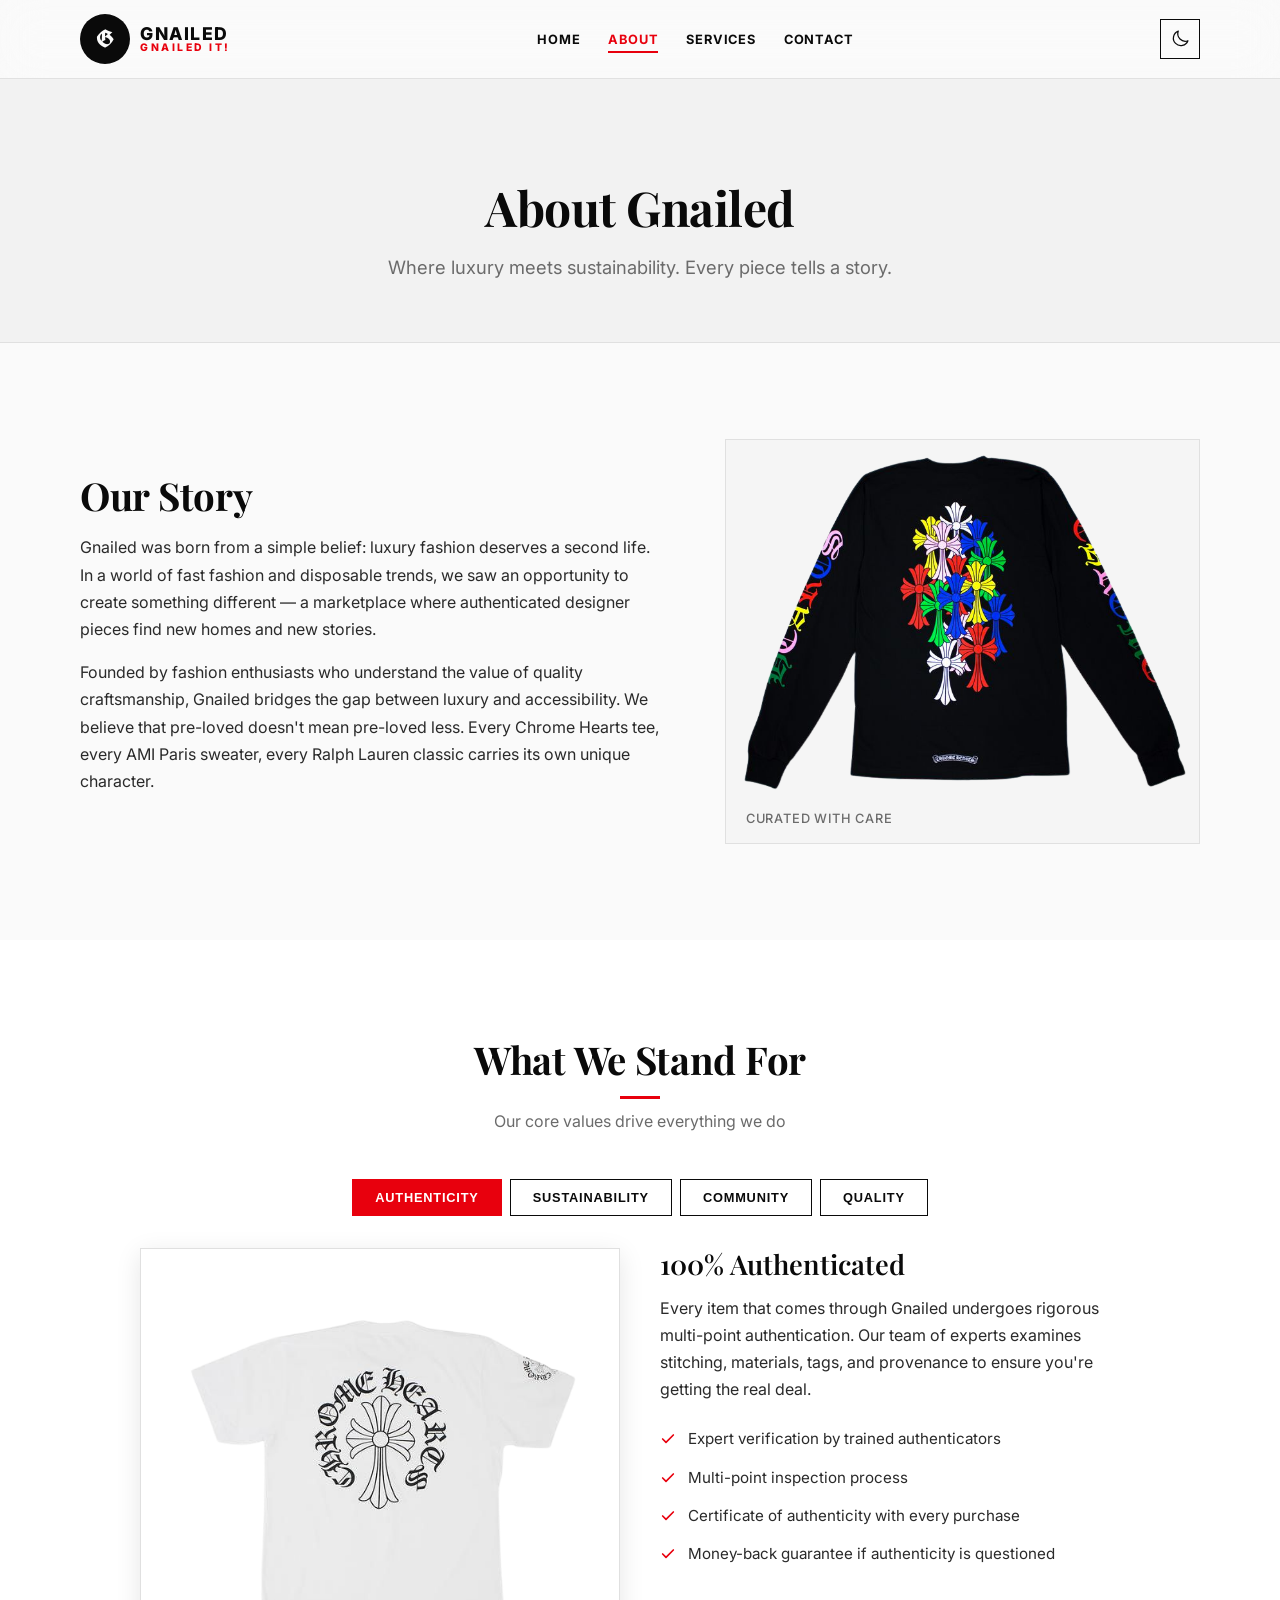
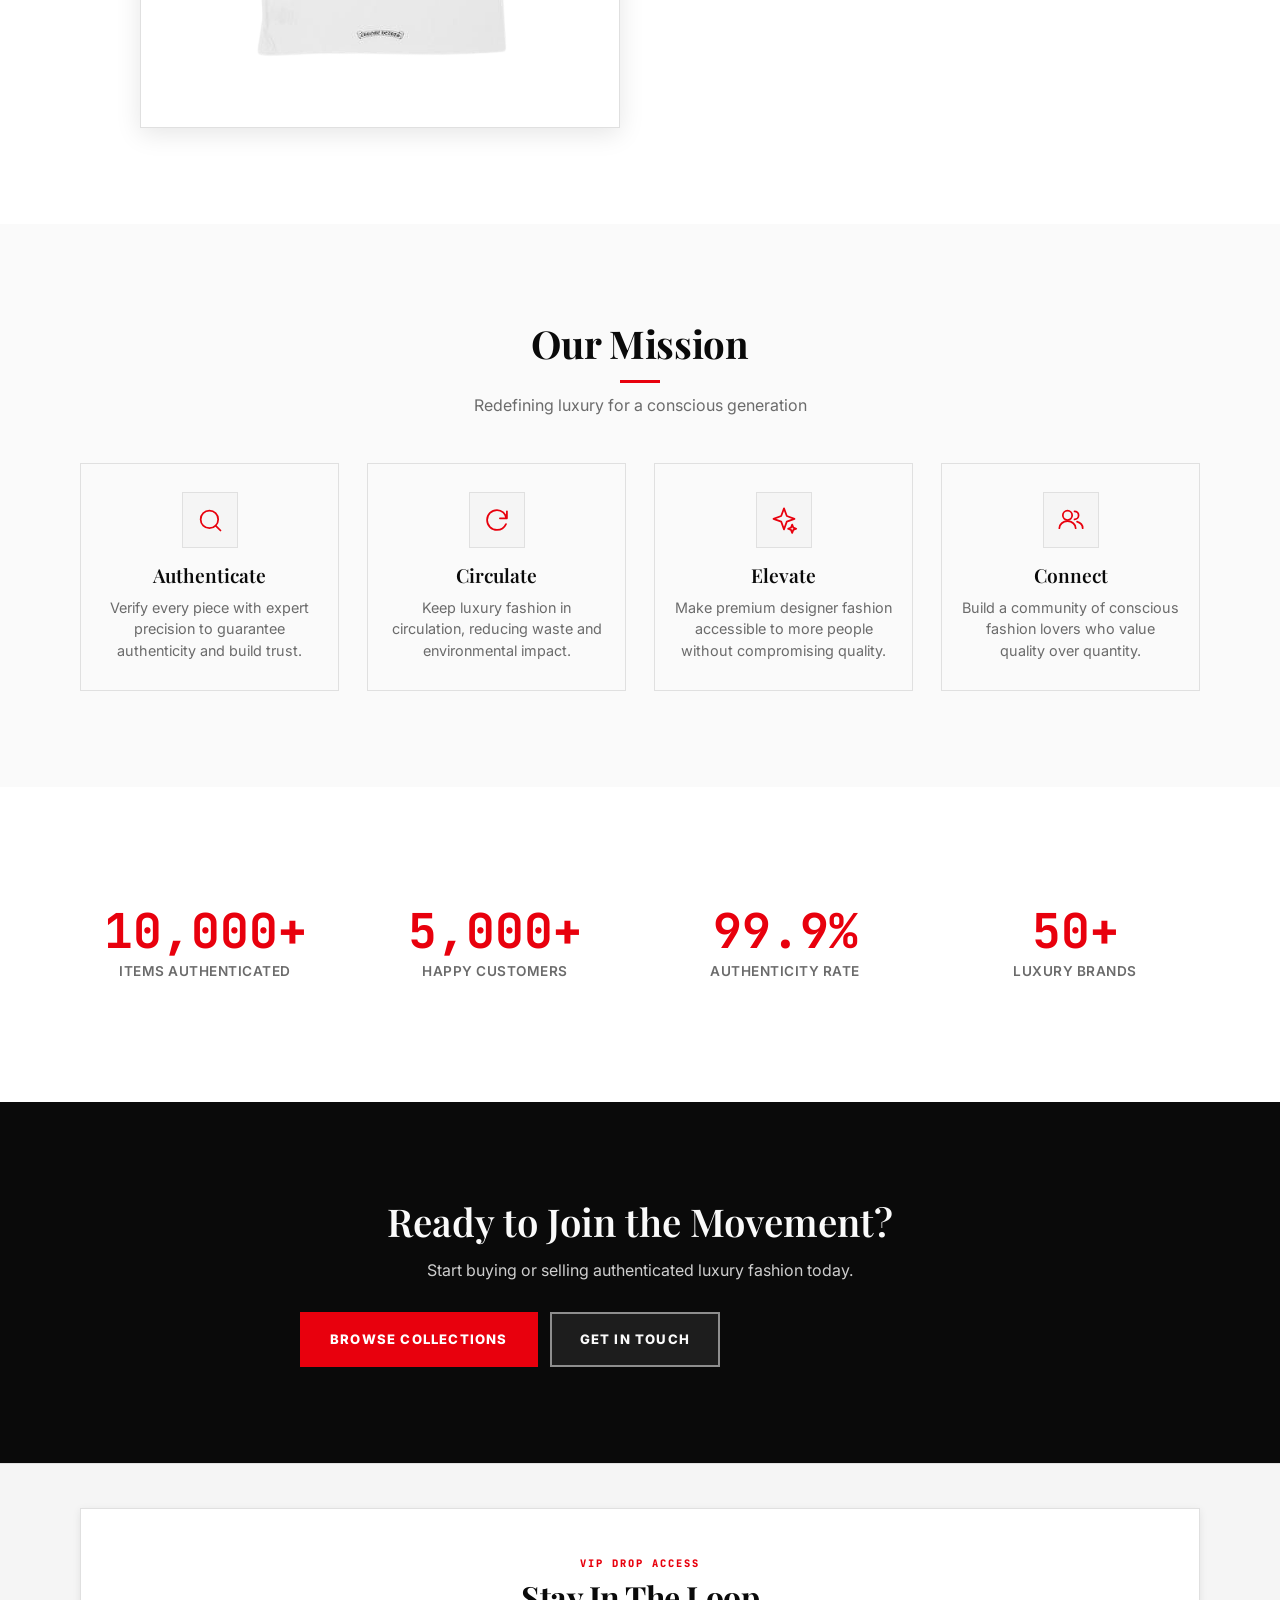
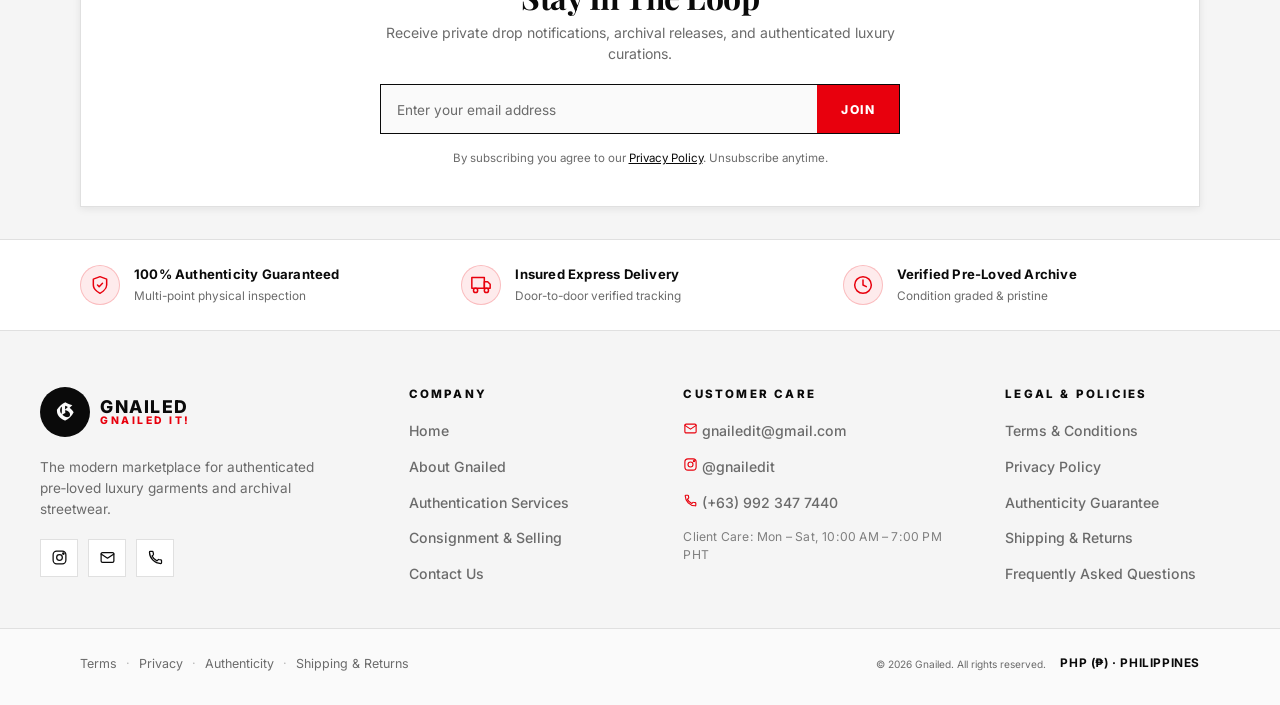
<file: about.html>
<!DOCTYPE html>
<html lang="en">
<head>
  <meta charset="UTF-8">
  <meta name="viewport" content="width=device-width, initial-scale=1.0">
  <meta name="description" content="Learn about Gnailed — the modern marketplace for authenticated luxury pre-loved fashion.">
  <title>About — Gnailed</title>
  <link rel="preconnect" href="https://fonts.googleapis.com">
  <link rel="preconnect" href="https://fonts.gstatic.com" crossorigin>
  <link href="https://fonts.googleapis.com/css2?family=Inter:wght@300;400;500;600;700&family=JetBrains+Mono:wght@400;600;700&family=Playfair+Display:wght@500;700&family=UnifrakturCook:wght@700&display=swap" rel="stylesheet">
  <link rel="stylesheet" href="style.css?v=2.3">
  <link rel="icon" type="image/svg+xml" href="favicon.svg">
  <link rel="icon" type="image/png" sizes="32x32" href="favicon.png">
  <link rel="apple-touch-icon" href="favicon.png">
</head>
<body>
  <header class="site-header">
    <div class="container header-inner">
      <a class="brand" href="index.html" aria-label="Gnailed home">
        <span class="brand-mark" aria-hidden="true">G</span>
        <span class="brand-lockup">
          <span class="brand-wordmark">Gnailed</span>
          <span class="brand-tagline" aria-hidden="true">GNAILED IT!</span>
        </span>
      </a>

      <!-- Desktop Navigation -->
      <nav id="nav-links" class="primary-nav" aria-label="Primary">
        <ul>
          <li><a href="index.html">Home</a></li>
          <li><a href="about.html" class="active">About</a></li>
          <li><a href="services.html">Services</a></li>
          <li><a href="contact.html">Contact</a></li>
        </ul>
      </nav>

      <!-- Right-side controls -->
      <div class="header-controls">
        <!-- Dark mode toggle -->
        <button id="theme-toggle" class="theme-toggle" aria-label="Toggle dark mode">
          <svg class="icon-sun" viewBox="0 0 24 24" width="20" height="20" fill="none" stroke="currentColor" stroke-width="1.5" stroke-linecap="round" stroke-linejoin="round" aria-hidden="true">
            <circle cx="12" cy="12" r="4"/>
            <path d="M12 2v2M12 20v2M4.93 4.93l1.41 1.41M17.66 17.66l1.41 1.41M2 12h2M20 12h2M6.34 17.66l-1.41 1.41M19.07 4.93l-1.41 1.41"/>
          </svg>
          <svg class="icon-moon" viewBox="0 0 24 24" width="20" height="20" fill="none" stroke="currentColor" stroke-width="1.5" stroke-linecap="round" stroke-linejoin="round" aria-hidden="true">
            <path d="M21.5 14.078A9 9 0 0 1 9.922 2.5a9 9 0 1 0 11.578 11.578z"/>
          </svg>
        </button>

        <!-- Mobile hamburger -->
        <button id="menu-btn" class="menu-toggle" aria-label="Toggle menu" aria-expanded="false" aria-controls="nav-links">
          <span class="hamburger"></span>
        </button>
      </div>
    </div>
  </header>

  <main id="main-content">
    <!-- Page Hero -->
    <section class="page-hero">
      <div class="container">
        <h1>About Gnailed</h1>
        <p class="hero-subtitle">Where luxury meets sustainability. Every piece tells a story.</p>
      </div>
    </section>

    <!-- Our Story Section -->
    <section class="section">
      <div class="container split">
        <div class="split-col">
          <h2>Our Story</h2>
          <p>Gnailed was born from a simple belief: luxury fashion deserves a second life. In a world of fast fashion and disposable trends, we saw an opportunity to create something different — a marketplace where authenticated designer pieces find new homes and new stories.</p>
          <p>Founded by fashion enthusiasts who understand the value of quality craftsmanship, Gnailed bridges the gap between luxury and accessibility. We believe that pre-loved doesn't mean pre-loved less. Every Chrome Hearts tee, every AMI Paris sweater, every Ralph Lauren classic carries its own unique character.</p>
        </div>
        <div class="split-col visual">
          <figure class="about-figure">
            <img src="xtra/xtraPic1.jpg" alt="Luxury fashion collection">
            <figcaption>Curated with care</figcaption>
          </figure>
        </div>
      </div>
    </section>

    <!-- Tabbed Content Section: Our Values -->
    <section class="section" style="background: var(--surface);">
      <div class="container">
        <header class="section-header">
          <h2>What We Stand For</h2>
          <p>Our core values drive everything we do</p>
        </header>
        
        <!-- Tab Navigation -->
        <div class="tabs-container">
          <div class="tab-buttons">
            <button class="tab-btn active" data-tab="authenticity">Authenticity</button>
            <button class="tab-btn" data-tab="sustainability">Sustainability</button>
            <button class="tab-btn" data-tab="community">Community</button>
            <button class="tab-btn" data-tab="quality">Quality</button>
          </div>
          
          <!-- Tab Content -->
          <div class="tab-content-wrapper">
            <div class="tab-content active" id="authenticity">
              <div class="tab-inner">
                <img src="xtra/xtraPic2.jpg" alt="Authentication process" class="tab-image">
                <div class="tab-text">
                  <h3>100% Authenticated</h3>
                  <p>Every item that comes through Gnailed undergoes rigorous multi-point authentication. Our team of experts examines stitching, materials, tags, and provenance to ensure you're getting the real deal.</p>
                  <ul class="checks">
                    <li>Expert verification by trained authenticators</li>
                    <li>Multi-point inspection process</li>
                    <li>Certificate of authenticity with every purchase</li>
                    <li>Money-back guarantee if authenticity is questioned</li>
                  </ul>
                </div>
              </div>
            </div>
            
            <div class="tab-content" id="sustainability">
              <div class="tab-inner">
                <img src="xtra/xtraPic3.jpg" alt="Sustainable fashion" class="tab-image">
                <div class="tab-text">
                  <h3>Circular Fashion</h3>
                  <p>The fashion industry is one of the world's largest polluters. By choosing pre-loved luxury, you're making a statement that style doesn't have to come at the planet's expense.</p>
                  <ul class="checks">
                    <li>Reduce waste by giving garments a second life</li>
                    <li>Lower carbon footprint compared to new production</li>
                    <li>Eco-friendly packaging materials</li>
                    <li>Partner with environmental initiatives</li>
                  </ul>
                </div>
              </div>
            </div>
            
            <div class="tab-content" id="community">
              <div class="tab-inner">
                <img src="xtra/xtraPic4.jpg" alt="Fashion community" class="tab-image">
                <div class="tab-text">
                  <h3>Built on Trust</h3>
                  <p>Gnailed is more than a marketplace — it's a community of fashion lovers who appreciate quality, authenticity, and sustainability. We connect buyers and sellers in a safe, transparent environment.</p>
                  <ul class="checks">
                    <li>Secure payment processing</li>
                    <li>Buyer and seller protection programs</li>
                    <li>Transparent pricing and condition reports</li>
                    <li>Responsive customer support team</li>
                  </ul>
                </div>
              </div>
            </div>
            
            <div class="tab-content" id="quality">
              <div class="tab-inner">
                <img src="xtra/xtraPic5.jpg" alt="Quality inspection" class="tab-image">
                <div class="tab-text">
                  <h3>Condition Matters</h3>
                  <p>We don't just authenticate — we grade. Every item receives a detailed condition assessment with clear photos, measurements, and honest descriptions of any wear or imperfections.</p>
                  <ul class="checks">
                    <li>Detailed condition grading system</li>
                    <li>High-resolution photography from multiple angles</li>
                    <li>Precise measurements for perfect fit</li>
                    <li>Transparent disclosure of any flaws</li>
                  </ul>
                </div>
              </div>
            </div>
          </div>
        </div>
      </div>
    </section>

    <!-- Team/Mission Section -->
    <section class="section">
      <div class="container">
        <header class="section-header">
          <h2>Our Mission</h2>
          <p>Redefining luxury for a conscious generation</p>
        </header>
        <div class="mission-grid">
          <article class="mission-card">
            <div class="mission-icon">
              <svg viewBox="0 0 24 24" fill="none" stroke="currentColor" stroke-width="1.5" stroke-linecap="round" stroke-linejoin="round" aria-hidden="true">
                <circle cx="11.5" cy="11.5" r="7.5"/>
                <path d="m17 17 4 4"/>
              </svg>
            </div>
            <h3>Authenticate</h3>
            <p>Verify every piece with expert precision to guarantee authenticity and build trust.</p>
          </article>
          <article class="mission-card">
            <div class="mission-icon">
              <svg viewBox="0 0 24 24" fill="none" stroke="currentColor" stroke-width="1.5" stroke-linecap="round" stroke-linejoin="round" aria-hidden="true">
                <path d="M19.938 10.5C19.446 6.588 16.074 3.5 12 3.5 7.306 3.5 3.5 7.306 3.5 12c0 4.694 3.806 8.5 8.5 8.5 3.42 0 6.364-2.02 7.7-4.945M20.5 4.5v6h-6"/>
              </svg>
            </div>
            <h3>Circulate</h3>
            <p>Keep luxury fashion in circulation, reducing waste and environmental impact.</p>
          </article>
          <article class="mission-card">
            <div class="mission-icon">
              <svg viewBox="0 0 24 24" fill="none" stroke="currentColor" stroke-width="1.5" stroke-linecap="round" stroke-linejoin="round" aria-hidden="true">
                <path d="M12 2l2.4 6.6L21 11l-6.6 2.4L12 20l-2.4-6.6L3 11l6.6-2.4L12 2zM19 16l1 2.5L22.5 19.5 20 20.5 19 23l-1-2.5-2.5-1 2.5-1L19 16z"/>
              </svg>
            </div>
            <h3>Elevate</h3>
            <p>Make premium designer fashion accessible to more people without compromising quality.</p>
          </article>
          <article class="mission-card">
            <div class="mission-icon">
              <svg viewBox="0 0 24 24" fill="none" stroke="currentColor" stroke-width="1.5" stroke-linecap="round" stroke-linejoin="round" aria-hidden="true">
                <circle cx="9" cy="8" r="4"/>
                <path d="M2 19c0-3.314 3.134-6 7-6s7 2.686 7 6M15 4.5a3.5 3.5 0 0 1 0 7M22 19c0-2.6-2-4.8-4.8-5.6"/>
              </svg>
            </div>
            <h3>Connect</h3>
            <p>Build a community of conscious fashion lovers who value quality over quantity.</p>
          </article>
        </div>
      </div>
    </section>

    <!-- Stats Section -->
    <section class="section stats-section" style="background: var(--surface);">
      <div class="container">
        <div class="stats-grid">
          <div class="stat-item">
            <div class="stat-number">10,000+</div>
            <div class="stat-label">Items Authenticated</div>
          </div>
          <div class="stat-item">
            <div class="stat-number">5,000+</div>
            <div class="stat-label">Happy Customers</div>
          </div>
          <div class="stat-item">
            <div class="stat-number">99.9%</div>
            <div class="stat-label">Authenticity Rate</div>
          </div>
          <div class="stat-item">
            <div class="stat-number">50+</div>
            <div class="stat-label">Luxury Brands</div>
          </div>
        </div>
      </div>
    </section>

    <!-- CTA Section -->
    <section class="section cta-section">
      <div class="container">
        <div class="cta-box">
          <h2>Ready to Join the Movement?</h2>
          <p>Start buying or selling authenticated luxury fashion today.</p>
          <div class="cta-group">
            <a class="button button-primary" href="services.html">Browse Collections</a>
            <a class="button button-ghost" href="contact.html">Get in Touch</a>
          </div>
        </div>
      </div>
    </section>
  </main>

  <!-- ============================================================
       FOOTER — LUXURY E-COMMERCE
       ============================================================ -->
  <footer id="contact" class="site-footer">

    <!-- 1. VIP Newsletter at top -->
    <section class="footer-newsletter-section">
      <div class="container">
        <div class="newsletter-card">
          <div class="newsletter-copy">
            <span class="newsletter-badge">VIP DROP ACCESS</span>
            <h2 class="newsletter-title">Stay In The Loop</h2>
            <p class="newsletter-subtitle">Receive private drop notifications, archival releases, and authenticated luxury curations.</p>
          </div>
          <form class="newsletter-form" onsubmit="return false;">
            <input class="newsletter-input" type="email" placeholder="Enter your email address" aria-label="Email address for drops" required>
            <button class="newsletter-btn" type="submit">Join</button>
          </form>
          <span class="newsletter-note">By subscribing you agree to our <a href="#privacy">Privacy Policy</a>. Unsubscribe anytime.</span>
        </div>
      </div>
    </section>

    <!-- 2. Trust & Authenticity Badges -->
    <div class="footer-trust-strip">
      <div class="container trust-grid">
        <div class="trust-item">
          <span class="trust-icon" aria-hidden="true">
            <svg viewBox="0 0 24 24" width="20" height="20" fill="none" stroke="currentColor" stroke-width="1.8" stroke-linecap="round" stroke-linejoin="round">
              <path d="M12 22s8-4 8-10V5l-8-3-8 3v7c0 6 8 10 8 10z"/>
              <path d="m9 12 2 2 4-4"/>
            </svg>
          </span>
          <div class="trust-text">
            <strong>100% Authenticity Guaranteed</strong>
            <span>Multi-point physical inspection</span>
          </div>
        </div>
        <div class="trust-item">
          <span class="trust-icon" aria-hidden="true">
            <svg viewBox="0 0 24 24" width="20" height="20" fill="none" stroke="currentColor" stroke-width="1.8" stroke-linecap="round" stroke-linejoin="round">
              <rect x="1" y="3" width="15" height="13"/>
              <polygon points="16 8 20 8 23 11 23 16 16 16 8"/>
              <circle cx="5.5" cy="18.5" r="2.5"/>
              <circle cx="18.5" cy="18.5" r="2.5"/>
            </svg>
          </span>
          <div class="trust-text">
            <strong>Insured Express Delivery</strong>
            <span>Door-to-door verified tracking</span>
          </div>
        </div>
        <div class="trust-item">
          <span class="trust-icon" aria-hidden="true">
            <svg viewBox="0 0 24 24" width="20" height="20" fill="none" stroke="currentColor" stroke-width="1.8" stroke-linecap="round" stroke-linejoin="round">
              <circle cx="12" cy="12" r="10"/>
              <polyline points="12 6 12 12 16 14"/>
            </svg>
          </span>
          <div class="trust-text">
            <strong>Verified Pre-Loved Archive</strong>
            <span>Condition graded & pristine</span>
          </div>
        </div>
      </div>
    </div>

    <!-- 3. Navigation & Customer Care (Collapsible on Mobile, Grid on Desktop) -->
    <div class="container footer-main">
      <div class="footer-columns">

        <!-- Brand Block -->
        <div class="footer-col footer-col-brand">
          <a class="brand" href="index.html" aria-label="Gnailed home">
            <span class="brand-mark" aria-hidden="true">G</span>
            <span class="brand-lockup">
              <span class="brand-wordmark">Gnailed</span>
              <span class="brand-tagline" aria-hidden="true">GNAILED IT!</span>
            </span>
          </a>
          <p class="brand-desc">The modern marketplace for authenticated pre‑loved luxury garments and archival streetwear.</p>
          <div class="footer-social">
            <a href="https://instagram.com/gnailedit" target="_blank" rel="noopener" class="social-icon" aria-label="Instagram">
              <svg viewBox="0 0 24 24" width="18" height="18" fill="none" stroke="currentColor" stroke-width="1.75" stroke-linecap="round" stroke-linejoin="round" aria-hidden="true">
                <rect x="3" y="3" width="18" height="18" rx="5"/>
                <circle cx="12" cy="12" r="4"/>
                <circle cx="17.5" cy="6.5" r="1" fill="currentColor"/>
              </svg>
            </a>
            <a href="mailto:gnailedit@gmail.com" class="social-icon" aria-label="Email">
              <svg viewBox="0 0 24 24" width="18" height="18" fill="none" stroke="currentColor" stroke-width="1.75" stroke-linecap="round" stroke-linejoin="round" aria-hidden="true">
                <rect x="3" y="5" width="18" height="14" rx="2"/>
                <path d="m3 7 9 6 9-6"/>
              </svg>
            </a>
            <a href="tel:+639923477440" class="social-icon" aria-label="Phone">
              <svg viewBox="0 0 24 24" width="18" height="18" fill="none" stroke="currentColor" stroke-width="1.75" stroke-linecap="round" stroke-linejoin="round" aria-hidden="true">
                <path d="M4.5 3.5h3.1a1 1 0 0 1 .98.8l.6 3a1 1 0 0 1-.29.95L7.2 9.94a13.3 13.3 0 0 0 6.86 6.86l1.69-1.69a1 1 0 0 1 .95-.29l3 .6a1 1 0 0 1 .8.98V19.5a1 1 0 0 1-1 1A16.5 16.5 0 0 1 3.5 4.5a1 1 0 0 1 1-1z"/>
              </svg>
            </a>
          </div>
        </div>

        <!-- Accordion 1: Company -->
        <div class="footer-col footer-accordion">
          <button class="footer-accordion-btn" type="button" aria-expanded="false">
            <span>Company</span>
            <svg class="accordion-chevron" viewBox="0 0 24 24" width="16" height="16" fill="none" stroke="currentColor" stroke-width="2" stroke-linecap="round" stroke-linejoin="round" aria-hidden="true">
              <polyline points="6 9 12 15 18 9"/>
            </svg>
          </button>
          <div class="footer-accordion-content">
            <ul>
              <li><a href="index.html">Home</a></li>
              <li><a href="about.html">About Gnailed</a></li>
              <li><a href="services.html">Authentication Services</a></li>
              <li><a href="services.html#consignment">Consignment & Selling</a></li>
              <li><a href="contact.html">Contact Us</a></li>
            </ul>
          </div>
        </div>

        <!-- Accordion 2: Customer Care -->
        <div class="footer-col footer-accordion">
          <button class="footer-accordion-btn" type="button" aria-expanded="false">
            <span>Customer Care</span>
            <svg class="accordion-chevron" viewBox="0 0 24 24" width="16" height="16" fill="none" stroke="currentColor" stroke-width="2" stroke-linecap="round" stroke-linejoin="round" aria-hidden="true">
              <polyline points="6 9 12 15 18 9"/>
            </svg>
          </button>
          <div class="footer-accordion-content">
            <ul class="contact-list-formal">
              <li>
                <a href="mailto:gnailedit@gmail.com" class="contact-link-formal">
                  <svg viewBox="0 0 24 24" width="15" height="15" fill="none" stroke="currentColor" stroke-width="1.8" stroke-linecap="round" stroke-linejoin="round" aria-hidden="true">
                    <rect x="3" y="5" width="18" height="14" rx="2"/>
                    <path d="m3 7 9 6 9-6"/>
                  </svg>
                  <span>gnailedit@gmail.com</span>
                </a>
              </li>
              <li>
                <a href="https://instagram.com/gnailedit" target="_blank" rel="noopener" class="contact-link-formal">
                  <svg viewBox="0 0 24 24" width="15" height="15" fill="none" stroke="currentColor" stroke-width="1.8" stroke-linecap="round" stroke-linejoin="round" aria-hidden="true">
                    <rect x="3" y="3" width="18" height="18" rx="5"/>
                    <circle cx="12" cy="12" r="4"/>
                    <circle cx="17.5" cy="6.5" r="1" fill="currentColor"/>
                  </svg>
                  <span>@gnailedit</span>
                </a>
              </li>
              <li>
                <a href="tel:+639923477440" class="contact-link-formal">
                  <svg viewBox="0 0 24 24" width="15" height="15" fill="none" stroke="currentColor" stroke-width="1.8" stroke-linecap="round" stroke-linejoin="round" aria-hidden="true">
                    <path d="M4.5 3.5h3.1a1 1 0 0 1 .98.8l.6 3a1 1 0 0 1-.29.95L7.2 9.94a13.3 13.3 0 0 0 6.86 6.86l1.69-1.69a1 1 0 0 1 .95-.29l3 .6a1 1 0 0 1 .8.98V19.5a1 1 0 0 1-1 1A16.5 16.5 0 0 1 3.5 4.5a1 1 0 0 1 1-1z"/>
                  </svg>
                  <span>(+63) 992 347 7440</span>
                </a>
              </li>
              <li class="contact-hours">Client Care: Mon – Sat, 10:00 AM – 7:00 PM PHT</li>
            </ul>
          </div>
        </div>

        <!-- Accordion 3: Legal & Policies -->
        <div class="footer-col footer-accordion">
          <button class="footer-accordion-btn" type="button" aria-expanded="false">
            <span>Legal & Policies</span>
            <svg class="accordion-chevron" viewBox="0 0 24 24" width="16" height="16" fill="none" stroke="currentColor" stroke-width="2" stroke-linecap="round" stroke-linejoin="round" aria-hidden="true">
              <polyline points="6 9 12 15 18 9"/>
            </svg>
          </button>
          <div class="footer-accordion-content">
            <ul>
              <li><a href="#terms">Terms & Conditions</a></li>
              <li><a href="#privacy">Privacy Policy</a></li>
              <li><a href="#authenticity">Authenticity Guarantee</a></li>
              <li><a href="#shipping">Shipping & Returns</a></li>
              <li><a href="#faq">Frequently Asked Questions</a></li>
            </ul>
          </div>
        </div>

      </div>
    </div>

    <!-- 4. Legal & Copyright Bottom Strip -->
    <div class="footer-bottom-strip">
      <div class="container footer-bottom-inner">
        <div class="footer-legal-links">
          <a href="#terms">Terms</a>
          <span>·</span>
          <a href="#privacy">Privacy</a>
          <span>·</span>
          <a href="#authenticity">Authenticity</a>
          <span>·</span>
          <a href="#shipping">Shipping & Returns</a>
        </div>
        <div class="footer-meta">
          <small>© <span id="year">2026</span> Gnailed. All rights reserved.</small>
          <span class="footer-region">PHP (₱) · Philippines</span>
        </div>
      </div>
    </div>
  </footer>
  
  <!-- Scroll to top button (SVG arrow) -->
  <button id="scroll-top" class="scroll-top-btn" aria-label="Scroll to top">
    <svg viewBox="0 0 24 24" stroke-linecap="round" stroke-linejoin="round">
      <polyline points="18 15 12 9 6 15"></polyline>
    </svg>
  </button>
  
  <!-- JavaScript -->
  <script src="js/main.js?v=2.2"></script>
</body>
</html>
</file>
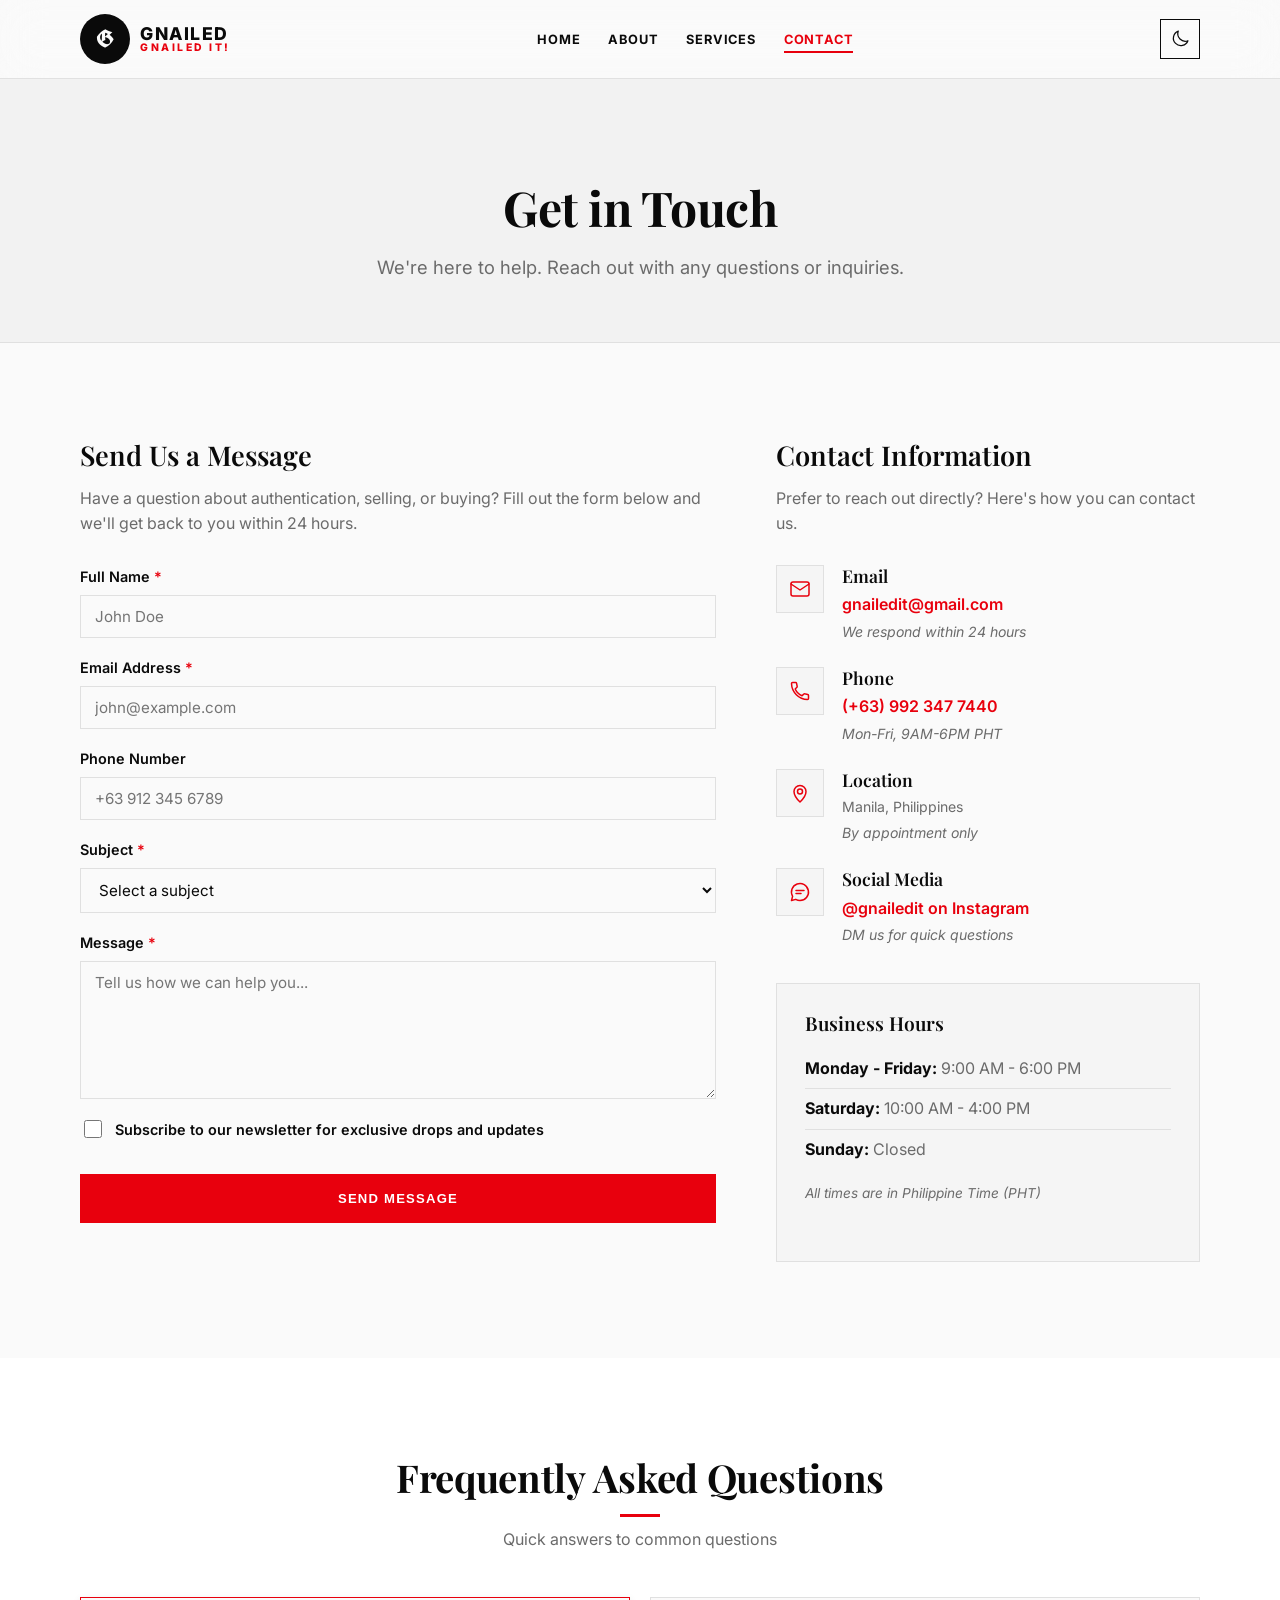
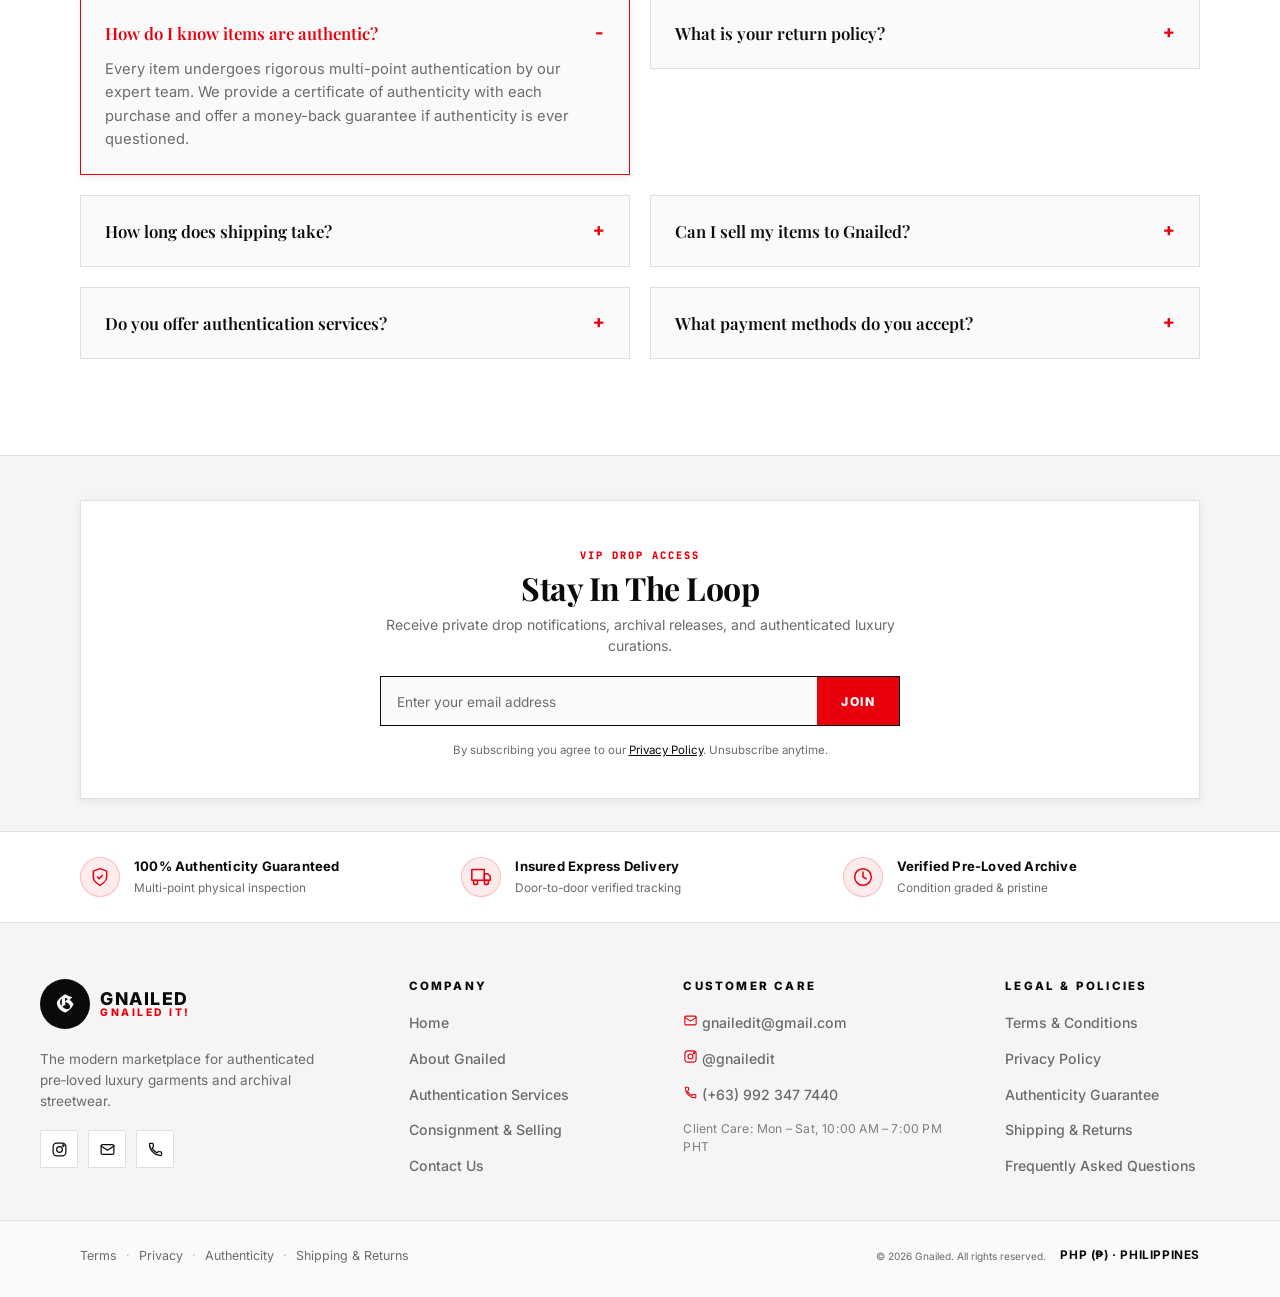
<file: contact.html>
<!DOCTYPE html>
<html lang="en">
<head>
  <meta charset="UTF-8">
  <meta name="viewport" content="width=device-width, initial-scale=1.0">
  <meta name="description" content="Get in touch with Gnailed — we're here to help with all your luxury fashion needs.">
  <title>Contact — Gnailed</title>
  <link rel="preconnect" href="https://fonts.googleapis.com">
  <link rel="preconnect" href="https://fonts.gstatic.com" crossorigin>
  <link href="https://fonts.googleapis.com/css2?family=Inter:wght@300;400;500;600;700&family=JetBrains+Mono:wght@400;600;700&family=Playfair+Display:wght@500;700&family=UnifrakturCook:wght@700&display=swap" rel="stylesheet">
  <link rel="stylesheet" href="style.css?v=2.3">
  <link rel="icon" type="image/svg+xml" href="favicon.svg">
  <link rel="icon" type="image/png" sizes="32x32" href="favicon.png">
  <link rel="apple-touch-icon" href="favicon.png">
</head>
<body>
  <header class="site-header">
    <div class="container header-inner">
      <a class="brand" href="index.html" aria-label="Gnailed home">
        <span class="brand-mark" aria-hidden="true">G</span>
        <span class="brand-lockup">
          <span class="brand-wordmark">Gnailed</span>
          <span class="brand-tagline" aria-hidden="true">GNAILED IT!</span>
        </span>
      </a>

      <!-- Desktop Navigation -->
      <nav id="nav-links" class="primary-nav" aria-label="Primary">
        <ul>
          <li><a href="index.html">Home</a></li>
          <li><a href="about.html">About</a></li>
          <li><a href="services.html">Services</a></li>
          <li><a href="contact.html" class="active">Contact</a></li>
        </ul>
      </nav>

      <!-- Right-side controls -->
      <div class="header-controls">
        <!-- Dark mode toggle -->
        <button id="theme-toggle" class="theme-toggle" aria-label="Toggle dark mode">
          <svg class="icon-sun" viewBox="0 0 24 24" width="20" height="20" fill="none" stroke="currentColor" stroke-width="1.5" stroke-linecap="round" stroke-linejoin="round" aria-hidden="true">
            <circle cx="12" cy="12" r="4"/>
            <path d="M12 2v2M12 20v2M4.93 4.93l1.41 1.41M17.66 17.66l1.41 1.41M2 12h2M20 12h2M6.34 17.66l-1.41 1.41M19.07 4.93l-1.41 1.41"/>
          </svg>
          <svg class="icon-moon" viewBox="0 0 24 24" width="20" height="20" fill="none" stroke="currentColor" stroke-width="1.5" stroke-linecap="round" stroke-linejoin="round" aria-hidden="true">
            <path d="M21.5 14.078A9 9 0 0 1 9.922 2.5a9 9 0 1 0 11.578 11.578z"/>
          </svg>
        </button>

        <!-- Mobile hamburger -->
        <button id="menu-btn" class="menu-toggle" aria-label="Toggle menu" aria-expanded="false" aria-controls="nav-links">
          <span class="hamburger"></span>
        </button>
      </div>
    </div>
  </header>

  <main id="main-content">
    <!-- Page Hero -->
    <section class="page-hero">
      <div class="container">
        <h1>Get in Touch</h1>
        <p class="hero-subtitle">We're here to help. Reach out with any questions or inquiries.</p>
      </div>
    </section>

    <!-- Contact Form & Info Section -->
    <section class="section">
      <div class="container">
        <div class="contact-layout">
          <!-- Contact Form -->
          <div class="contact-form-wrapper">
            <h2>Send Us a Message</h2>
            <p class="form-intro">Have a question about authentication, selling, or buying? Fill out the form below and we'll get back to you within 24 hours.</p>
            
            <form id="contact-form" class="contact-form" novalidate>
              <div class="form-group">
                <label for="name">Full Name <span class="required">*</span></label>
                <input type="text" id="name" name="name" required placeholder="John Doe">
                <span class="error-message" id="name-error"></span>
              </div>
              
              <div class="form-group">
                <label for="email">Email Address <span class="required">*</span></label>
                <input type="email" id="email" name="email" required placeholder="john@example.com">
                <span class="error-message" id="email-error"></span>
              </div>
              
              <div class="form-group">
                <label for="phone">Phone Number</label>
                <input type="tel" id="phone" name="phone" placeholder="+63 912 345 6789">
              </div>
              
              <div class="form-group">
                <label for="subject">Subject <span class="required">*</span></label>
                <select id="subject" name="subject" required>
                  <option value="">Select a subject</option>
                  <option value="buying">Buying Inquiry</option>
                  <option value="selling">Selling Inquiry</option>
                  <option value="authentication">Authentication Question</option>
                  <option value="support">Customer Support</option>
                  <option value="partnership">Partnership Opportunity</option>
                  <option value="other">Other</option>
                </select>
                <span class="error-message" id="subject-error"></span>
              </div>
              
              <div class="form-group">
                <label for="message">Message <span class="required">*</span></label>
                <textarea id="message" name="message" rows="6" required placeholder="Tell us how we can help you..."></textarea>
                <span class="error-message" id="message-error"></span>
              </div>
              
              <div class="form-group checkbox-group">
                <label class="checkbox-label">
                  <input type="checkbox" id="newsletter" name="newsletter">
                  <span>Subscribe to our newsletter for exclusive drops and updates</span>
                </label>
              </div>
              
              <button type="submit" class="button button-primary submit-btn">
                <span class="btn-text">Send Message</span>
                <span class="btn-loading" style="display: none;">Sending...</span>
              </button>
              
              <div id="form-success" class="success-message" style="display: none;">
                <svg viewBox="0 0 24 24" width="22" height="22" fill="none" stroke="currentColor" stroke-width="2" stroke-linecap="round" stroke-linejoin="round" aria-hidden="true">
                  <circle cx="12" cy="12" r="9"/>
                  <path d="m8.5 12 2.5 2.5 5-5"/>
                </svg>
                <span>Thank you! Your message has been sent successfully. We'll get back to you soon.</span>
              </div>
            </form>
          </div>
          
          <!-- Contact Information -->
          <div class="contact-info-wrapper">
            <h2>Contact Information</h2>
            <p>Prefer to reach out directly? Here's how you can contact us.</p>
            
            <div class="contact-methods">
              <div class="contact-method">
                <div class="method-icon">
                  <svg viewBox="0 0 24 24" fill="none" stroke="currentColor" stroke-width="1.5" stroke-linecap="round" stroke-linejoin="round" aria-hidden="true">
                    <rect x="3" y="5" width="18" height="14" rx="2"/>
                    <path d="m3 7 9 6 9-6"/>
                  </svg>
                </div>
                <div class="method-details">
                  <h3>Email</h3>
                  <a href="mailto:gnailedit@gmail.com">gnailedit@gmail.com</a>
                  <p class="method-note">We respond within 24 hours</p>
                </div>
              </div>
              
              <div class="contact-method">
                <div class="method-icon">
                  <svg viewBox="0 0 24 24" fill="none" stroke="currentColor" stroke-width="1.5" stroke-linecap="round" stroke-linejoin="round" aria-hidden="true">
                    <path d="M4.5 3.5h3.1a1 1 0 0 1 .98.8l.6 3a1 1 0 0 1-.29.95L7.2 9.94a13.3 13.3 0 0 0 6.86 6.86l1.69-1.69a1 1 0 0 1 .95-.29l3 .6a1 1 0 0 1 .8.98V19.5a1 1 0 0 1-1 1A16.5 16.5 0 0 1 3.5 4.5a1 1 0 0 1 1-1z"/>
                  </svg>
                </div>
                <div class="method-details">
                  <h3>Phone</h3>
                  <a href="tel:+639923477440">(+63) 992 347 7440</a>
                  <p class="method-note">Mon-Fri, 9AM-6PM PHT</p>
                </div>
              </div>
              
              <div class="contact-method">
                <div class="method-icon">
                  <svg viewBox="0 0 24 24" fill="none" stroke="currentColor" stroke-width="1.5" stroke-linecap="round" stroke-linejoin="round" aria-hidden="true">
                    <path d="M12 21s-6-5.6-6-10.5a6 6 0 1 1 12 0C18 15.4 12 21 12 21z"/>
                    <circle cx="12" cy="10.5" r="2.5"/>
                  </svg>
                </div>
                <div class="method-details">
                  <h3>Location</h3>
                  <p>Manila, Philippines</p>
                  <p class="method-note">By appointment only</p>
                </div>
              </div>
              
              <div class="contact-method">
                <div class="method-icon">
                  <svg viewBox="0 0 24 24" fill="none" stroke="currentColor" stroke-width="1.5" stroke-linecap="round" stroke-linejoin="round" aria-hidden="true">
                    <path d="M12 20.5a8.5 8.5 0 0 1-4.25-1.13L3.5 20.5l1.13-4.25A8.5 8.5 0 1 1 12 20.5zM8 10.5h8M8 13.5h5"/>
                  </svg>
                </div>
                <div class="method-details">
                  <h3>Social Media</h3>
                  <a href="https://instagram.com/gnailedit" target="_blank" rel="noopener">@gnailedit on Instagram</a>
                  <p class="method-note">DM us for quick questions</p>
                </div>
              </div>
            </div>
            
            <div class="business-hours">
              <h3>Business Hours</h3>
              <ul>
                <li><strong>Monday - Friday:</strong> 9:00 AM - 6:00 PM</li>
                <li><strong>Saturday:</strong> 10:00 AM - 4:00 PM</li>
                <li><strong>Sunday:</strong> Closed</li>
              </ul>
              <p class="hours-note">All times are in Philippine Time (PHT)</p>
            </div>
          </div>
        </div>
      </div>
    </section>

    <!-- FAQ Section -->
    <section class="section faq-section" style="background: var(--surface);">
      <div class="container">
        <header class="section-header">
          <h2>Frequently Asked Questions</h2>
          <p>Quick answers to common questions</p>
        </header>
        
        <div class="faq-grid" role="region" aria-label="Frequently Asked Questions">
          <div class="faq-item">
            <h3>How do I know items are authentic?</h3>
            <p>Every item undergoes rigorous multi-point authentication by our expert team. We provide a certificate of authenticity with each purchase and offer a money-back guarantee if authenticity is ever questioned.</p>
          </div>
          
          <div class="faq-item">
            <h3>What is your return policy?</h3>
            <p>We offer a 7-day return policy for items that don't match their description. Items must be returned in the same condition as received. Buyer pays return shipping unless the item was misrepresented.</p>
          </div>
          
          <div class="faq-item">
            <h3>How long does shipping take?</h3>
            <p>Orders ship within 24-48 hours. Domestic shipping typically takes 3-5 business days. International shipping varies by destination but usually arrives within 7-14 business days.</p>
          </div>
          
          <div class="faq-item">
            <h3>Can I sell my items to Gnailed?</h3>
            <p>Absolutely! We accept luxury items in good condition. Submit photos and details through our contact form, and our team will review and provide a quote within 48 hours.</p>
          </div>
          
          <div class="faq-item">
            <h3>Do you offer authentication services?</h3>
            <p>Yes! We offer standalone authentication services for items you already own. Contact us with photos and details, and we'll provide a detailed authentication report with a certificate.</p>
          </div>
          
          <div class="faq-item">
            <h3>What payment methods do you accept?</h3>
            <p>We accept all major credit cards, PayPal, and bank transfers. All transactions are secured with industry-standard encryption and buyer protection.</p>
          </div>
        </div>
      </div>
    </section>

  </main>

  <!-- ============================================================
       FOOTER — LUXURY E-COMMERCE
       ============================================================ -->
  <footer id="contact-footer" class="site-footer">

    <!-- 1. VIP Newsletter at top -->
    <section class="footer-newsletter-section">
      <div class="container">
        <div class="newsletter-card">
          <div class="newsletter-copy">
            <span class="newsletter-badge">VIP DROP ACCESS</span>
            <h2 class="newsletter-title">Stay In The Loop</h2>
            <p class="newsletter-subtitle">Receive private drop notifications, archival releases, and authenticated luxury curations.</p>
          </div>
          <form class="newsletter-form" onsubmit="return false;">
            <input class="newsletter-input" type="email" placeholder="Enter your email address" aria-label="Email address for drops" required>
            <button class="newsletter-btn" type="submit">Join</button>
          </form>
          <span class="newsletter-note">By subscribing you agree to our <a href="#privacy">Privacy Policy</a>. Unsubscribe anytime.</span>
        </div>
      </div>
    </section>

    <!-- 2. Trust & Authenticity Badges -->
    <div class="footer-trust-strip">
      <div class="container trust-grid">
        <div class="trust-item">
          <span class="trust-icon" aria-hidden="true">
            <svg viewBox="0 0 24 24" width="20" height="20" fill="none" stroke="currentColor" stroke-width="1.8" stroke-linecap="round" stroke-linejoin="round">
              <path d="M12 22s8-4 8-10V5l-8-3-8 3v7c0 6 8 10 8 10z"/>
              <path d="m9 12 2 2 4-4"/>
            </svg>
          </span>
          <div class="trust-text">
            <strong>100% Authenticity Guaranteed</strong>
            <span>Multi-point physical inspection</span>
          </div>
        </div>
        <div class="trust-item">
          <span class="trust-icon" aria-hidden="true">
            <svg viewBox="0 0 24 24" width="20" height="20" fill="none" stroke="currentColor" stroke-width="1.8" stroke-linecap="round" stroke-linejoin="round">
              <rect x="1" y="3" width="15" height="13"/>
              <polygon points="16 8 20 8 23 11 23 16 16 16 8"/>
              <circle cx="5.5" cy="18.5" r="2.5"/>
              <circle cx="18.5" cy="18.5" r="2.5"/>
            </svg>
          </span>
          <div class="trust-text">
            <strong>Insured Express Delivery</strong>
            <span>Door-to-door verified tracking</span>
          </div>
        </div>
        <div class="trust-item">
          <span class="trust-icon" aria-hidden="true">
            <svg viewBox="0 0 24 24" width="20" height="20" fill="none" stroke="currentColor" stroke-width="1.8" stroke-linecap="round" stroke-linejoin="round">
              <circle cx="12" cy="12" r="10"/>
              <polyline points="12 6 12 12 16 14"/>
            </svg>
          </span>
          <div class="trust-text">
            <strong>Verified Pre-Loved Archive</strong>
            <span>Condition graded & pristine</span>
          </div>
        </div>
      </div>
    </div>

    <!-- 3. Navigation & Customer Care (Collapsible on Mobile, Grid on Desktop) -->
    <div class="container footer-main">
      <div class="footer-columns">

        <!-- Brand Block -->
        <div class="footer-col footer-col-brand">
          <a class="brand" href="index.html" aria-label="Gnailed home">
            <span class="brand-mark" aria-hidden="true">G</span>
            <span class="brand-lockup">
              <span class="brand-wordmark">Gnailed</span>
              <span class="brand-tagline" aria-hidden="true">GNAILED IT!</span>
            </span>
          </a>
          <p class="brand-desc">The modern marketplace for authenticated pre‑loved luxury garments and archival streetwear.</p>
          <div class="footer-social">
            <a href="https://instagram.com/gnailedit" target="_blank" rel="noopener" class="social-icon" aria-label="Instagram">
              <svg viewBox="0 0 24 24" width="18" height="18" fill="none" stroke="currentColor" stroke-width="1.75" stroke-linecap="round" stroke-linejoin="round" aria-hidden="true">
                <rect x="3" y="3" width="18" height="18" rx="5"/>
                <circle cx="12" cy="12" r="4"/>
                <circle cx="17.5" cy="6.5" r="1" fill="currentColor"/>
              </svg>
            </a>
            <a href="mailto:gnailedit@gmail.com" class="social-icon" aria-label="Email">
              <svg viewBox="0 0 24 24" width="18" height="18" fill="none" stroke="currentColor" stroke-width="1.75" stroke-linecap="round" stroke-linejoin="round" aria-hidden="true">
                <rect x="3" y="5" width="18" height="14" rx="2"/>
                <path d="m3 7 9 6 9-6"/>
              </svg>
            </a>
            <a href="tel:+639923477440" class="social-icon" aria-label="Phone">
              <svg viewBox="0 0 24 24" width="18" height="18" fill="none" stroke="currentColor" stroke-width="1.75" stroke-linecap="round" stroke-linejoin="round" aria-hidden="true">
                <path d="M4.5 3.5h3.1a1 1 0 0 1 .98.8l.6 3a1 1 0 0 1-.29.95L7.2 9.94a13.3 13.3 0 0 0 6.86 6.86l1.69-1.69a1 1 0 0 1 .95-.29l3 .6a1 1 0 0 1 .8.98V19.5a1 1 0 0 1-1 1A16.5 16.5 0 0 1 3.5 4.5a1 1 0 0 1 1-1z"/>
              </svg>
            </a>
          </div>
        </div>

        <!-- Accordion 1: Company -->
        <div class="footer-col footer-accordion">
          <button class="footer-accordion-btn" type="button" aria-expanded="false">
            <span>Company</span>
            <svg class="accordion-chevron" viewBox="0 0 24 24" width="16" height="16" fill="none" stroke="currentColor" stroke-width="2" stroke-linecap="round" stroke-linejoin="round" aria-hidden="true">
              <polyline points="6 9 12 15 18 9"/>
            </svg>
          </button>
          <div class="footer-accordion-content">
            <ul>
              <li><a href="index.html">Home</a></li>
              <li><a href="about.html">About Gnailed</a></li>
              <li><a href="services.html">Authentication Services</a></li>
              <li><a href="services.html#consignment">Consignment & Selling</a></li>
              <li><a href="contact.html">Contact Us</a></li>
            </ul>
          </div>
        </div>

        <!-- Accordion 2: Customer Care -->
        <div class="footer-col footer-accordion">
          <button class="footer-accordion-btn" type="button" aria-expanded="false">
            <span>Customer Care</span>
            <svg class="accordion-chevron" viewBox="0 0 24 24" width="16" height="16" fill="none" stroke="currentColor" stroke-width="2" stroke-linecap="round" stroke-linejoin="round" aria-hidden="true">
              <polyline points="6 9 12 15 18 9"/>
            </svg>
          </button>
          <div class="footer-accordion-content">
            <ul class="contact-list-formal">
              <li>
                <a href="mailto:gnailedit@gmail.com" class="contact-link-formal">
                  <svg viewBox="0 0 24 24" width="15" height="15" fill="none" stroke="currentColor" stroke-width="1.8" stroke-linecap="round" stroke-linejoin="round" aria-hidden="true">
                    <rect x="3" y="5" width="18" height="14" rx="2"/>
                    <path d="m3 7 9 6 9-6"/>
                  </svg>
                  <span>gnailedit@gmail.com</span>
                </a>
              </li>
              <li>
                <a href="https://instagram.com/gnailedit" target="_blank" rel="noopener" class="contact-link-formal">
                  <svg viewBox="0 0 24 24" width="15" height="15" fill="none" stroke="currentColor" stroke-width="1.8" stroke-linecap="round" stroke-linejoin="round" aria-hidden="true">
                    <rect x="3" y="3" width="18" height="18" rx="5"/>
                    <circle cx="12" cy="12" r="4"/>
                    <circle cx="17.5" cy="6.5" r="1" fill="currentColor"/>
                  </svg>
                  <span>@gnailedit</span>
                </a>
              </li>
              <li>
                <a href="tel:+639923477440" class="contact-link-formal">
                  <svg viewBox="0 0 24 24" width="15" height="15" fill="none" stroke="currentColor" stroke-width="1.8" stroke-linecap="round" stroke-linejoin="round" aria-hidden="true">
                    <path d="M4.5 3.5h3.1a1 1 0 0 1 .98.8l.6 3a1 1 0 0 1-.29.95L7.2 9.94a13.3 13.3 0 0 0 6.86 6.86l1.69-1.69a1 1 0 0 1 .95-.29l3 .6a1 1 0 0 1 .8.98V19.5a1 1 0 0 1-1 1A16.5 16.5 0 0 1 3.5 4.5a1 1 0 0 1 1-1z"/>
                  </svg>
                  <span>(+63) 992 347 7440</span>
                </a>
              </li>
              <li class="contact-hours">Client Care: Mon – Sat, 10:00 AM – 7:00 PM PHT</li>
            </ul>
          </div>
        </div>

        <!-- Accordion 3: Legal & Policies -->
        <div class="footer-col footer-accordion">
          <button class="footer-accordion-btn" type="button" aria-expanded="false">
            <span>Legal & Policies</span>
            <svg class="accordion-chevron" viewBox="0 0 24 24" width="16" height="16" fill="none" stroke="currentColor" stroke-width="2" stroke-linecap="round" stroke-linejoin="round" aria-hidden="true">
              <polyline points="6 9 12 15 18 9"/>
            </svg>
          </button>
          <div class="footer-accordion-content">
            <ul>
              <li><a href="#terms">Terms & Conditions</a></li>
              <li><a href="#privacy">Privacy Policy</a></li>
              <li><a href="#authenticity">Authenticity Guarantee</a></li>
              <li><a href="#shipping">Shipping & Returns</a></li>
              <li><a href="#faq">Frequently Asked Questions</a></li>
            </ul>
          </div>
        </div>

      </div>
    </div>

    <!-- 4. Legal & Copyright Bottom Strip -->
    <div class="footer-bottom-strip">
      <div class="container footer-bottom-inner">
        <div class="footer-legal-links">
          <a href="#terms">Terms</a>
          <span>·</span>
          <a href="#privacy">Privacy</a>
          <span>·</span>
          <a href="#authenticity">Authenticity</a>
          <span>·</span>
          <a href="#shipping">Shipping & Returns</a>
        </div>
        <div class="footer-meta">
          <small>© <span id="year">2026</span> Gnailed. All rights reserved.</small>
          <span class="footer-region">PHP (₱) · Philippines</span>
        </div>
      </div>
    </div>
  </footer>
  
  <!-- Scroll to top button (SVG arrow) -->
  <button id="scroll-top" class="scroll-top-btn" aria-label="Scroll to top">
    <svg viewBox="0 0 24 24" stroke-linecap="round" stroke-linejoin="round">
      <polyline points="18 15 12 9 6 15"></polyline>
    </svg>
  </button>
  
  <!-- JavaScript -->
  <script src="js/main.js?v=2.2"></script>
</body>
</html>
</file>
<file: style.css>
/*
  Gnailed — Luxury Pre‑Loved Garments
  Modern, Mobile-First CSS — 2026 Edition
  Design: Dark Editorial × Brutalist Grid × High-Contrast Accent
*/

/* ============================================================
   IMPORTS & RESET
   ============================================================ */
@import url('https://fonts.googleapis.com/css2?family=Inter:ital,opsz,wght@0,14..32,300;0,14..32,400;0,14..32,500;0,14..32,600;0,14..32,700;0,14..32,800;1,14..32,400&family=JetBrains+Mono:wght@400;600;700&family=Playfair+Display:wght@500;600;700&family=UnifrakturCook:wght@700&display=swap');

*, *::before, *::after { box-sizing: border-box; }
html {
  -webkit-text-size-adjust: 100%;
  scroll-behavior: smooth;
  font-size: 16px;
}
body {
  margin: 0;
  font-family: 'Inter', system-ui, -apple-system, Segoe UI, Arial, sans-serif;
  color: var(--ink);
  background: var(--bg);
  line-height: 1.6;
  font-weight: 400;
  overflow-x: hidden;
  -webkit-font-smoothing: antialiased;
}
img { max-width: 100%; display: block; height: auto; }
ul { margin: 0; padding: 0; list-style: none; }
h1, h2, h3, h4 { line-height: 1.2; margin: 0 0 0.8rem; font-weight: 600; }
p { margin: 0 0 1rem; }
a { transition: color 0.2s ease; }

/* ============================================================
   COLOR SYSTEM — LIGHT MODE (Default)
   ============================================================ */
:root {
  --bg: #fafafa;
  --bg-alt: #f2f2f2;
  --ink: #0a0a0a;
  --ink-light: #1a1a1a;
  --muted: #6b6b6b;
  --surface: #ffffff;
  --surface-alt: #f5f5f5;
  --border: #e0e0e0;
  --border-strong: #0a0a0a;
  --primary: #0a0a0a;
  --accent: #e8000d;           /* Chrome Hearts signature red — refined */
  --accent-hover: #c0000a;
  --accent-glow: rgba(232, 0, 13, 0.25);
  --accent-contrast: #ffffff;
  --shadow-sm: 0 2px 8px rgba(0,0,0,0.08);
  --shadow: 0 6px 24px rgba(0,0,0,0.10);
  --shadow-lg: 0 16px 48px rgba(0,0,0,0.15);
  --gothic-accent: #2a2a2a;
  --header-bg: rgba(250, 250, 250, 0.80);
  --radius: 0px;               /* Brutalist — no border radius by default */
  --font-mono: 'JetBrains Mono', ui-monospace, SFMono-Regular, Menlo, monospace;
  --transition: all 0.3s cubic-bezier(0.4, 0, 0.2, 1);
}

/* ============================================================
   COLOR SYSTEM — DARK MODE
   ============================================================ */
body.dark-mode {
  --bg: #080808;
  --bg-alt: #101010;
  --ink: #f5f5f5;
  --ink-light: #e0e0e0;
  --muted: #888888;
  --surface: #111111;
  --surface-alt: #1a1a1a;
  --border: #222222;
  --border-strong: #f5f5f5;
  --primary: #f5f5f5;
  --gothic-accent: #b8b8b8;
  --shadow-sm: 0 2px 8px rgba(0,0,0,0.4);
  --shadow: 0 6px 24px rgba(0,0,0,0.5);
  --shadow-lg: 0 16px 48px rgba(0,0,0,0.6);
  --header-bg: rgba(8, 8, 8, 0.85);
  --accent-glow: rgba(232, 0, 13, 0.35);
}

/* ============================================================
   LAYOUT HELPERS
   ============================================================ */
.container {
  width: 100%;
  max-width: 1200px;
  margin-left: auto;
  margin-right: auto;
  padding-left: 20px;
  padding-right: 20px;
}

@media (min-width: 640px) {
  .container { padding-left: 28px; padding-right: 28px; }
}
@media (min-width: 1024px) {
  .container { padding-left: 40px; padding-right: 40px; }
}

.section { padding: 64px 0; position: relative; }

@media (min-width: 768px) {
  .section { padding: 96px 0; }
}

.muted { color: var(--muted); }

/* ============================================================
   SCROLL-REVEAL ANIMATION (JS-driven via IntersectionObserver)
   ============================================================ */
.reveal {
  opacity: 0;
  transform: translateY(32px);
  transition: opacity 0.65s cubic-bezier(0.4, 0, 0.2, 1),
              transform 0.65s cubic-bezier(0.4, 0, 0.2, 1);
}
.reveal.is-visible {
  opacity: 1;
  transform: none;
}
.reveal-delay-1 { transition-delay: 0.10s; }
.reveal-delay-2 { transition-delay: 0.20s; }
.reveal-delay-3 { transition-delay: 0.30s; }
.reveal-delay-4 { transition-delay: 0.40s; }

/* ============================================================
   HEADER — GLASSMORPHISM
   ============================================================ */
.site-header {
  position: sticky;
  top: 0;
  z-index: 100;
  background: var(--header-bg);
  border-bottom: 1px solid rgba(0,0,0,0.10);
  transition: box-shadow 0.3s ease, border-color 0.3s ease;
}
.site-header::before {
  content: '';
  position: absolute;
  inset: 0;
  backdrop-filter: saturate(180%) blur(20px);
  -webkit-backdrop-filter: saturate(180%) blur(20px);
  z-index: -1;
  pointer-events: none;
}
body.dark-mode .site-header {
  border-bottom-color: rgba(255,255,255,0.08);
}
.site-header.scrolled {
  box-shadow: 0 4px 24px rgba(0,0,0,0.12);
}
body.dark-mode .site-header.scrolled {
  box-shadow: 0 4px 24px rgba(0,0,0,0.5);
}

.header-inner {
  display: flex;
  align-items: center;
  justify-content: space-between;
  padding-top: 14px;
  padding-bottom: 14px;
  gap: 12px;
}

/* ── Brand ── */
.brand {
  display: inline-flex;
  align-items: center;
  gap: 10px;
  text-decoration: none;
  color: inherit;
  font-weight: 700;
  flex-shrink: 0;
}
.brand-mark {
  width: 44px;
  height: 44px;
  display: inline-grid;
  place-items: center;
  background: var(--ink);
  color: var(--bg);
  border-radius: 50%;
  font-weight: 700;
  font-family: 'UnifrakturCook', 'Playfair Display', Georgia, serif;
  font-size: 22px;
  flex-shrink: 0;
  transition: transform 0.35s cubic-bezier(0.4, 0, 0.2, 1), box-shadow 0.35s ease;
}
@media (hover: hover) and (pointer: fine) {
  .brand-mark:hover {
    transform: rotate(-8deg) scale(1.06);
    box-shadow: 0 0 0 3px var(--accent-glow);
  }
}
.brand-mark:active {
  transform: scale(0.94);
}
.brand-lockup {
  display: grid;
  gap: 1px;
  line-height: 1;
}
.brand-wordmark {
  letter-spacing: 1.5px;
  font-weight: 800;
  text-transform: uppercase;
  font-size: 1rem;
}
.brand-tagline {
  font-size: 0.6rem;
  letter-spacing: 2.5px;
  color: var(--accent);
  font-weight: 800;
  text-transform: uppercase;
}

@media (min-width: 640px) {
  .brand-mark { width: 50px; height: 50px; font-size: 25px; }
  .brand-wordmark { font-size: 1.1rem; }
  .brand-tagline { font-size: 0.65rem; }
}

/* ── Primary Nav ── */
.primary-nav ul {
  display: flex;
  gap: 28px;
  align-items: center;
}
.primary-nav a {
  color: var(--ink);
  text-decoration: none;
  font-weight: 700;
  letter-spacing: 0.8px;
  text-transform: uppercase;
  font-size: 0.8rem;
  position: relative;
  padding-bottom: 2px;
}
.primary-nav a::after {
  content: '';
  position: absolute;
  bottom: -4px;
  left: 50%;
  width: 0;
  height: 2px;
  background: var(--accent);
  transition: width 0.3s ease, left 0.3s ease;
  transform: none;
}
.primary-nav a:hover { color: var(--accent); }
.primary-nav a:hover::after { width: 100%; left: 0; }
.primary-nav a.active { color: var(--accent); }
.primary-nav a.active::after { width: 100%; left: 0; }

/* ── Header right controls ── */
.header-controls {
  display: flex;
  align-items: center;
  gap: 8px;
  flex-shrink: 0;
}

/* ── Mobile Menu Toggle ── */
.menu-toggle {
  display: none;             /* Hidden on desktop */
  align-items: center;
  justify-content: center;
  width: 40px;
  height: 40px;
  background: transparent;
  border: 1.5px solid var(--ink);
  cursor: pointer;
  transition: var(--transition);
  flex-shrink: 0;
  padding: 0;
}
@media (hover: hover) and (pointer: fine) {
  .menu-toggle:hover {
    background: var(--ink);
  }
  .menu-toggle:hover .hamburger,
  .menu-toggle:hover .hamburger::before,
  .menu-toggle:hover .hamburger::after {
    background: var(--bg);
  }
  .menu-toggle.active:hover .hamburger::before,
  .menu-toggle.active:hover .hamburger::after {
    background: var(--bg);
  }
}
.menu-toggle:active {
  transform: scale(0.92);
}

.hamburger,
.hamburger::before,
.hamburger::after {
  display: block;
  width: 18px;
  height: 2px;
  background: var(--ink);
  transition: var(--transition);
}
.hamburger {
  position: relative;
}
.hamburger::before,
.hamburger::after {
  content: '';
  position: absolute;
  left: 0;
}
.hamburger::before { top: -6px; }
.hamburger::after  { top:  6px; }

.menu-toggle.active .hamburger { background: transparent; }
.menu-toggle.active .hamburger::before {
  transform: rotate(45deg);
  top: 0;
  background: var(--ink);
}
.menu-toggle.active .hamburger::after {
  transform: rotate(-45deg);
  top: 0;
  background: var(--ink);
}

/* ── Theme Toggle ── */
.theme-toggle {
  display: flex;
  align-items: center;
  justify-content: center;
  width: 40px;
  height: 40px;
  background: transparent;
  border: 1.5px solid var(--ink);
  color: var(--ink);
  cursor: pointer;
  transition: background 0.25s ease, border-color 0.25s ease, color 0.25s ease, transform 0.25s ease;
  font-size: 1rem;
  flex-shrink: 0;
  padding: 0;
}
@media (hover: hover) and (pointer: fine) {
  .theme-toggle:hover {
    background: var(--ink);
    color: var(--bg);
    transform: rotate(20deg);
  }
}
.theme-toggle:active {
  transform: scale(0.92);
}
@media (hover: none), (pointer: coarse) {
  .theme-toggle,
  .theme-toggle:hover,
  .theme-toggle:focus,
  .theme-toggle:focus-visible {
    transform: none;
  }
  .theme-toggle:active {
    transform: scale(0.92);
  }
}
.theme-toggle svg {
  display: block;
  width: 20px;
  height: 20px;
  stroke: currentColor;
  fill: none;
  transition: transform 0.25s ease;
}
.theme-toggle .icon-sun {
  display: none;
}
.theme-toggle .icon-moon {
  display: block;
}
body.dark-mode .theme-toggle .icon-sun {
  display: block;
}
body.dark-mode .theme-toggle .icon-moon {
  display: none;
}

/* ============================================================
   HERO — FULL-BLEED EDITORIAL
   ============================================================ */
.hero {
  position: relative;
  isolation: isolate;
  min-height: 85svh;
  min-height: 85vh;
  display: flex;
  align-items: center;
  overflow: hidden;
}

@media (min-width: 768px) {
  .hero { min-height: 92svh; min-height: 92vh; }
}

.hero-media {
  position: absolute;
  inset: 0;
  background-image: url('pics/hero.png');
  background-size: cover;
  background-position: center 20%;
  z-index: -2;
  will-change: transform;
  transition: transform 0.1s linear;
}

/* Rich gradient overlay — bottom-heavy for legibility */
.hero::after {
  content: '';
  position: absolute;
  inset: 0;
  z-index: -1;
  background:
    linear-gradient(
      to bottom,
      rgba(0,0,0,0.15) 0%,
      rgba(0,0,0,0.40) 50%,
      rgba(0,0,0,0.72) 100%
    );
}

/* Light mode: slightly lighter overlay */
body:not(.dark-mode) .hero::after {
  background:
    linear-gradient(
      to bottom,
      rgba(250,250,250,0.05) 0%,
      rgba(0,0,0,0.30) 50%,
      rgba(0,0,0,0.65) 100%
    );
}

.hero-content {
  position: relative;
  z-index: 2;
  padding-top: 80px;
  padding-bottom: 80px;
  color: #ffffff;
}

/* Force hero text white regardless of theme */
.hero h1 {
  font-family: 'Playfair Display', Georgia, serif;
  font-size: clamp(2rem, 7vw, 4rem);
  letter-spacing: -0.5px;
  font-weight: 700;
  line-height: 1.08;
  color: #ffffff;
  margin-bottom: 12px;
}
.hero-tagline {
  font-size: 0.7rem;
  letter-spacing: 6px;
  font-weight: 900;
  color: var(--accent);
  text-transform: uppercase;
  margin-bottom: 20px;
}
.hero p {
  font-size: clamp(0.95rem, 2.2vw, 1.1rem);
  color: rgba(255,255,255,0.85);
  max-width: 560px;
  line-height: 1.65;
  margin-bottom: 0;
}

@media (min-width: 768px) {
  .hero-tagline { font-size: 0.8rem; letter-spacing: 8px; }
}

/* Hero entrance animation */
@keyframes heroFadeUp {
  from { opacity: 0; transform: translateY(28px); }
  to   { opacity: 1; transform: none; }
}
.hero h1     { animation: heroFadeUp 0.8s 0.1s both cubic-bezier(0.4, 0, 0.2, 1); }
.hero-tagline { animation: heroFadeUp 0.8s 0.0s both cubic-bezier(0.4, 0, 0.2, 1); }
.hero p      { animation: heroFadeUp 0.8s 0.2s both cubic-bezier(0.4, 0, 0.2, 1); }
.cta-group   { animation: heroFadeUp 0.8s 0.35s both cubic-bezier(0.4, 0, 0.2, 1); }

/* ── Buttons ── */
.cta-group {
  display: flex;
  gap: 12px;
  margin-top: 28px;
  flex-wrap: wrap;
}

.button {
  display: inline-block;
  padding: 13px 22px;
  font-weight: 800;
  text-decoration: none;
  text-transform: uppercase;
  letter-spacing: 1.2px;
  font-size: 0.78rem;
  transition: var(--transition);
  border: 2px solid transparent;
  cursor: pointer;
  white-space: nowrap;
}

@media (min-width: 480px) {
  .button { padding: 15px 28px; font-size: 0.82rem; }
}

.button-primary {
  background: var(--accent);
  color: #ffffff;
  border-color: var(--accent);
}

.button-ghost {
  color: #ffffff;
  border-color: rgba(255,255,255,0.65);
  background: rgba(255,255,255,0.08);
  backdrop-filter: blur(8px);
}
@media (hover: hover) and (pointer: fine) {
  .button-primary:hover {
    background: var(--accent-hover);
    border-color: var(--accent-hover);
    transform: translateY(-2px);
    box-shadow: 0 8px 24px var(--accent-glow);
    color: #ffffff;
  }
  .button-ghost:hover {
    background: rgba(255,255,255,0.95);
    border-color: #ffffff;
    color: var(--ink-light);
    transform: translateY(-2px);
  }
}
.button-primary:active,
.button-ghost:active {
  transform: scale(0.97);
}

/* ── Hero scroll cue ── */
.hero-scroll-cue {
  position: absolute;
  bottom: 24px;
  left: 50%;
  transform: translateX(-50%);
  z-index: 2;
  display: flex;
  flex-direction: column;
  align-items: center;
  gap: 6px;
  color: rgba(255,255,255,0.6);
  font-size: 0.65rem;
  letter-spacing: 2px;
  text-transform: uppercase;
  font-weight: 600;
  animation: scrollCueBounce 2s infinite ease-in-out;
}
.hero-scroll-cue svg {
  width: 20px;
  height: 20px;
  stroke: rgba(255,255,255,0.6);
}
@keyframes scrollCueBounce {
  0%, 100% { transform: translateX(-50%) translateY(0); }
  50%       { transform: translateX(-50%) translateY(6px); }
}

/* ============================================================
   CAROUSEL
   ============================================================ */
.carousel-section {
  position: relative;
  width: 100%;
  overflow: hidden;
  background: var(--bg-alt);
}

.carousel-label {
  text-align: center;
  padding: 40px 20px 24px;
}
.carousel-label h2 {
  font-family: 'Playfair Display', Georgia, serif;
  font-size: clamp(1.4rem, 3vw, 2rem);
  margin-bottom: 6px;
}
.carousel-label p {
  color: var(--muted);
  font-size: 0.9rem;
  margin: 0;
}

.carousel-container {
  position: relative;
  width: 100%;
  max-width: 1500px;
  height: 0;
  padding-bottom: 56.25%;
  margin: 0 auto;
  overflow: hidden;
}

@media (max-width: 640px) {
  .carousel-container { padding-bottom: 70%; }
}

.carousel-slide {
  position: absolute;
  inset: 0;
  opacity: 0;
  transition: opacity 0.7s cubic-bezier(0.4, 0, 0.2, 1);
  display: flex;
  align-items: center;
  justify-content: center;
  background: var(--bg-alt);
}
.carousel-slide.active { opacity: 1; z-index: 1; }
.carousel-slide img {
  width: 100%;
  height: 100%;
  object-fit: contain;
  object-position: center;
}

/* SVG arrow buttons */
.carousel-btn {
  position: absolute;
  top: 50%;
  transform: translateY(-50%);
  width: 44px;
  height: 44px;
  background: rgba(8,8,8,0.55);
  color: #fff;
  border: 1px solid rgba(255,255,255,0.2);
  border-radius: 50%;
  cursor: pointer;
  transition: var(--transition);
  z-index: 10;
  display: flex;
  align-items: center;
  justify-content: center;
  backdrop-filter: blur(6px);
  padding: 0;
}
.carousel-btn svg { width: 20px; height: 20px; stroke: currentColor; fill: none; stroke-width: 2; }
@media (hover: hover) and (pointer: fine) {
  .carousel-btn:hover {
    background: var(--accent);
    border-color: var(--accent);
    transform: translateY(-50%) scale(1.08);
  }
}
.carousel-btn:active {
  transform: translateY(-50%) scale(0.92);
}
.carousel-btn.prev { left: 14px; }
.carousel-btn.next { right: 14px; }

@media (min-width: 768px) {
  .carousel-btn { width: 52px; height: 52px; }
  .carousel-btn.prev { left: 24px; }
  .carousel-btn.next { right: 24px; }
}

.carousel-indicators {
  position: absolute;
  bottom: 16px;
  left: 50%;
  transform: translateX(-50%);
  display: flex;
  gap: 8px;
  z-index: 10;
}
.carousel-indicators .indicator {
  width: 28px;
  height: 3px;
  border-radius: 2px;
  background: rgba(255,255,255,0.35);
  border: none;
  cursor: pointer;
  transition: var(--transition);
  padding: 0;
}
.carousel-indicators .indicator:hover {
  background: rgba(255,255,255,0.65);
  width: 36px;
}
.carousel-indicators .indicator.active {
  background: var(--accent);
  width: 44px;
  box-shadow: 0 0 10px var(--accent-glow);
}

/* ============================================================
   ABOUT — SPLIT LAYOUT
   ============================================================ */
.about.section { background: var(--bg); }

.split {
  display: grid;
  grid-template-columns: 1fr;
  gap: 48px;
  align-items: center;
}

@media (min-width: 768px) {
  .split {
    grid-template-columns: 1.1fr 0.9fr;
    gap: 64px;
  }
}

.split h2 {
  font-family: 'Playfair Display', Georgia, serif;
  font-size: clamp(1.6rem, 3vw, 2.4rem);
  font-weight: 700;
  letter-spacing: -0.3px;
  margin-bottom: 16px;
}
.split p {
  font-size: 1rem;
  color: var(--gothic-accent);
  line-height: 1.7;
}
.checks { margin-top: 24px; }
.checks li {
  padding-left: 28px;
  position: relative;
  margin: 14px 0;
  color: var(--gothic-accent);
  font-size: 0.95rem;
}
.checks li::before {
  content: '';
  position: absolute;
  left: 0;
  top: 4px;
  width: 16px;
  height: 16px;
  background-color: var(--accent);
  -webkit-mask: url("data:image/svg+xml,%3Csvg xmlns='http://www.w3.org/2000/svg' viewBox='0 0 24 24' fill='none' stroke='black' stroke-width='2.5' stroke-linecap='round' stroke-linejoin='round'%3E%3Cpolyline points='20 6 9 17 4 12'/%3E%3C/svg%3E") no-repeat center / contain;
  mask: url("data:image/svg+xml,%3Csvg xmlns='http://www.w3.org/2000/svg' viewBox='0 0 24 24' fill='none' stroke='black' stroke-width='2.5' stroke-linecap='round' stroke-linejoin='round'%3E%3Cpolyline points='20 6 9 17 4 12'/%3E%3C/svg%3E") no-repeat center / contain;
}

.about-figure {
  margin: 0;
  background: var(--surface-alt);
  border: 1.5px solid var(--border);
  overflow: hidden;
  transition: var(--transition);
}
.about-figure:hover {
  border-color: var(--accent);
  box-shadow: var(--shadow-lg);
}
.split .visual { display: flex; justify-content: center; }
.about-figure { width: 100%; max-width: 520px; }
.about-figure img {
  width: 100%;
  height: auto;
  aspect-ratio: 4 / 3;
  object-fit: cover;
  display: block;
  transition: transform 0.6s cubic-bezier(0.4, 0, 0.2, 1);
}
.about-figure:hover img { transform: scale(1.04); }
.about-figure figcaption {
  padding: 14px 20px;
  color: var(--muted);
  font-size: 0.8rem;
  font-weight: 500;
  text-transform: uppercase;
  letter-spacing: 0.8px;
}

/* ============================================================
   SECTION HEADERS
   ============================================================ */
.section-header {
  margin-bottom: 44px;
  text-align: center;
}
.section-header h2 {
  font-family: 'Playfair Display', Georgia, serif;
  font-size: clamp(1.6rem, 3.5vw, 2.4rem);
  font-weight: 700;
  letter-spacing: -0.3px;
  margin-bottom: 10px;
}
.section-header p {
  font-size: 1rem;
  color: var(--muted);
  max-width: 520px;
  margin: 0 auto;
}

/* Decorative accent bar beneath section headings */
.section-header h2::after {
  content: '';
  display: block;
  width: 40px;
  height: 3px;
  background: var(--accent);
  margin: 14px auto 0;
  transition: width 0.4s ease;
}
.section-header:hover h2::after { width: 70px; }

/* ============================================================
   BRAND CARDS (Shop by Brand)
   ============================================================ */
.services.section { background: var(--bg-alt); }

.card-grid {
  display: grid;
  grid-template-columns: 1fr 1fr;
  gap: 16px;
}

@media (min-width: 768px) {
  .card-grid { grid-template-columns: repeat(4, 1fr); gap: 24px; }
}

.card {
  background: var(--surface);
  border: 1.5px solid var(--border);
  overflow: hidden;
  display: flex;
  flex-direction: column;
  transition: var(--transition);
  cursor: pointer;
  position: relative;
}
.card::before {
  content: '';
  position: absolute;
  top: 0; left: 0;
  width: 100%; height: 3px;
  background: var(--accent);
  transform: scaleX(0);
  transform-origin: left;
  transition: transform 0.35s cubic-bezier(0.4, 0, 0.2, 1);
  z-index: 1;
}
.card:hover::before { transform: scaleX(1); }
.card:hover {
  transform: translateY(-6px);
  box-shadow: var(--shadow-lg);
  border-color: var(--accent);
}

.card-media {
  position: relative;
  padding-top: 80%;
  background: var(--surface-alt);
  overflow: hidden;
}
.card-media img {
  position: absolute;
  inset: 0;
  width: 100%;
  height: 100%;
  object-fit: cover;
  object-position: center top;
  transition: transform 0.55s cubic-bezier(0.4, 0, 0.2, 1);
}
.card:hover .card-media img { transform: scale(1.07); }

.card-body {
  padding: 16px;
  flex: 1;
  display: flex;
  flex-direction: column;
}
.card-body h3 {
  font-family: 'Playfair Display', Georgia, serif;
  font-size: 0.95rem;
  font-weight: 600;
  margin-bottom: 6px;
}
.card-body p {
  color: var(--muted);
  font-size: 0.82rem;
  line-height: 1.5;
  margin-bottom: 12px;
  flex: 1;
}

@media (min-width: 768px) {
  .card-body { padding: 20px; }
  .card-body h3 { font-size: 1.05rem; }
  .card-body p { font-size: 0.88rem; }
}

.text-link {
  color: var(--accent);
  text-decoration: none;
  font-weight: 700;
  text-transform: uppercase;
  letter-spacing: 0.6px;
  font-size: 0.78rem;
  display: inline-flex;
  align-items: center;
  gap: 4px;
  transition: gap 0.2s ease;
}
.text-link::after {
  content: '';
  display: inline-block;
  width: 14px;
  height: 14px;
  background-color: currentColor;
  -webkit-mask: url("data:image/svg+xml,%3Csvg xmlns='http://www.w3.org/2000/svg' viewBox='0 0 24 24' fill='none' stroke='black' stroke-width='2' stroke-linecap='round' stroke-linejoin='round'%3E%3Cpath d='M5 12h14M13 6l6 6-6 6'/%3E%3C/svg%3E") no-repeat center / contain;
  mask: url("data:image/svg+xml,%3Csvg xmlns='http://www.w3.org/2000/svg' viewBox='0 0 24 24' fill='none' stroke='black' stroke-width='2' stroke-linecap='round' stroke-linejoin='round'%3E%3Cpath d='M5 12h14M13 6l6 6-6 6'/%3E%3C/svg%3E") no-repeat center / contain;
  transition: transform 0.2s ease;
}
.text-link:hover { gap: 8px; color: var(--accent-hover); }

/* ============================================================
   NEW ARRIVALS — MASONRY / PRODUCT GRID
   ============================================================ */
.featured.section { background: var(--bg); }

.masonry {
  display: grid;
  grid-template-columns: 1fr 1fr;
  gap: 14px;
}

@media (min-width: 768px) {
  .masonry { grid-template-columns: repeat(3, 1fr); gap: 20px; }
}

.tile {
  position: relative;
  margin: 0;
  overflow: hidden;
  background: var(--surface-alt);
  border: 1.5px solid var(--border);
  transition: var(--transition);
  cursor: pointer;
  display: flex;
  flex-direction: column;
}

.tile-image-wrapper {
  width: 100%;
  aspect-ratio: 4/5;
  background: var(--surface-alt);
  overflow: hidden;
  display: flex;
  align-items: center;
  justify-content: center;
  padding: 10px;
  position: relative;
}

@media (min-width: 480px) {
  .tile-image-wrapper { padding: 14px; }
}

.tile-image-wrapper > img {
  width: 100%;
  height: 100%;
  object-fit: contain;
  transition: transform 0.55s cubic-bezier(0.4, 0, 0.2, 1);
}
@media (hover: hover) and (pointer: fine) {
  .tile:hover {
    transform: translateY(-5px);
    box-shadow: var(--shadow-lg);
    border-color: var(--accent);
  }
  .tile:hover .tile-image-wrapper > img { transform: scale(1.08); }
}
.tile.is-active {
  transform: translateY(-5px);
  box-shadow: var(--shadow-lg);
  border-color: var(--accent);
}
.tile.is-active .tile-image-wrapper > img { transform: scale(1.08); }

/* "NEW" badge */
.tile-badge {
  position: absolute;
  top: 10px;
  left: 10px;
  background: var(--accent);
  color: #fff;
  font-size: 0.6rem;
  font-weight: 800;
  letter-spacing: 1.5px;
  text-transform: uppercase;
  padding: 4px 8px;
  z-index: 3;
  pointer-events: none;
}

/* Product hover overlay: detail zoom box (left) + Quick View / Buy button (right) positioned cleanly over image */
.tile-overlay {
  position: absolute;
  top: 0;
  left: 0;
  right: 0;
  aspect-ratio: 4 / 5;
  pointer-events: none;
  opacity: 0;
  transition: opacity 0.28s cubic-bezier(0.4, 0, 0.2, 1);
  z-index: 5;
}
@media (hover: hover) and (pointer: fine) {
  .tile:hover .tile-overlay {
    opacity: 1;
    pointer-events: auto;
  }
}
.tile.is-active .tile-overlay {
  opacity: 1;
  pointer-events: auto;
}

/* Detail zoom preview container on hover (bottom-left) */
.tile-zoom-preview {
  position: absolute;
  bottom: 0;
  left: 0;
  width: 44%;
  height: clamp(140px, 48%, 175px);
  overflow: hidden;
  background: var(--surface-alt);
  border-top: 1.5px solid var(--border);
  border-right: 1.5px solid var(--border);
  display: block;
  pointer-events: auto;
  transform: translateY(8px);
  transition: transform 0.28s cubic-bezier(0.4, 0, 0.2, 1), border-color 0.2s ease;
  z-index: 2;
  cursor: zoom-in;
}
@media (hover: hover) and (pointer: fine) {
  .tile:hover .tile-zoom-preview {
    transform: translateY(0);
  }
}
.tile.is-active .tile-zoom-preview {
  transform: translateY(0);
}
.tile-zoom-preview:hover {
  border-color: var(--accent);
}

body.dark-mode .tile-zoom-preview {
  background: #141414;
  border-color: rgba(255, 255, 255, 0.15);
}
body.dark-mode .tile-zoom-preview:hover {
  border-color: var(--accent);
}

/* Zoomed image inside detail preview: centered exactly at (--zoom-x, --zoom-y) */
.tile-zoom-img {
  position: absolute;
  width: calc(100% * var(--zoom-scale, 3));
  height: auto;
  max-width: none !important;
  left: 50%;
  top: 50%;
  transform: translate(calc(-1 * var(--zoom-x, 50%)), calc(-1 * var(--zoom-y, 50%)));
  pointer-events: none;
  user-select: none;
  display: block;
}

/* Buy Now button on hover (bottom-right) */
.tile-overlay .buy-now {
  position: absolute;
  bottom: 0;
  left: 44%;
  right: 0;
  width: auto !important;
  max-width: 56%;
  height: 48px;
  background: var(--accent);
  color: #fff;
  border: none;
  padding: 0 8px !important;
  font-size: 0.74rem !important;
  font-weight: 700;
  letter-spacing: 0.8px;
  text-transform: uppercase;
  display: flex;
  align-items: center;
  justify-content: center;
  text-align: center;
  text-decoration: none;
  white-space: nowrap;
  pointer-events: auto;
  box-sizing: border-box;
  transform: translateY(8px);
  transition: background 0.2s ease, transform 0.28s cubic-bezier(0.4, 0, 0.2, 1);
  z-index: 2;
}
@media (hover: hover) and (pointer: fine) {
  .tile:hover .tile-overlay .buy-now {
    transform: translateY(0);
  }
}
.tile.is-active .tile-overlay .buy-now {
  transform: translateY(0);
}
@media (hover: hover) and (pointer: fine) {
  .tile-overlay .buy-now:hover {
    background: var(--accent-hover);
    color: #fff;
    transform: translateY(0);
  }
}
.tile-overlay .buy-now:active {
  transform: scale(0.96);
}

.tile-meta {
  border-top: 1.5px solid var(--border);
  background: var(--surface);
  padding: 12px 14px;
  display: flex;
  flex-direction: column;
  gap: 6px;
  z-index: 6;
  opacity: 1 !important;
  transition: background 0.2s ease;
}

@media (hover: hover) and (pointer: fine) {
  .tile:hover .tile-meta {
    opacity: 1 !important;
  }
}
.tile.is-active .tile-meta {
  opacity: 1 !important;
}

.tile-meta-row {
  display: flex;
  align-items: baseline;
  justify-content: space-between;
  gap: 8px;
}

.tile-meta figcaption {
  font-size: 0.8rem;
  font-weight: 700;
  text-transform: uppercase;
  letter-spacing: 0.5px;
  color: var(--ink);
  margin: 0;
}

.tile-price {
  font-size: 0.88rem;
  font-weight: 700;
  color: var(--accent);
  font-family: var(--font-mono);
}

.tile-specs {
  display: flex;
  align-items: center;
  gap: 6px;
  font-size: 0.68rem;
  color: var(--muted);
  letter-spacing: 0.5px;
  font-family: var(--font-mono);
}

.tile-serial {
  margin-left: auto;
  color: var(--ink);
  font-weight: 600;
}

@media (min-width: 480px) {
  .tile-meta { padding: 12px 16px 14px; }
  .tile-meta figcaption { font-size: 0.84rem; }
  .tile-price { font-size: 0.92rem; }
}

/* ============================================================
   LIGHTBOX
   ============================================================ */
.lightbox {
  position: fixed;
  inset: 0;
  background: rgba(0,0,0,0.92);
  display: grid;
  place-items: center;
  opacity: 0;
  pointer-events: none;
  transition: opacity 0.3s ease;
  z-index: 1000;
  padding: 20px;
}
.lightbox img {
  max-width: min(100%, 90vw);
  max-height: 85vh;
  object-fit: contain;
  box-shadow: 0 24px 64px rgba(0,0,0,0.5);
  border: 1.5px solid rgba(255,255,255,0.15);
}
.lightbox:target { opacity: 1; pointer-events: auto; }
.lightbox .close {
  position: absolute;
  top: 16px;
  right: 16px;
  color: #fff;
  text-decoration: none;
  font-weight: 800;
  font-size: 0.75rem;
  background: rgba(255,255,255,0.12);
  padding: 8px 14px;
  border: 1px solid rgba(255,255,255,0.3);
  text-transform: uppercase;
  letter-spacing: 1px;
  transition: background 0.2s ease;
  backdrop-filter: blur(4px);
  display: inline-flex;
  align-items: center;
  gap: 6px;
}
.lightbox .close svg {
  display: block;
}
.lightbox .close:hover { background: var(--accent); }

/* ============================================================
   FOOTER — LUXURY E-COMMERCE
   ============================================================ */
.site-footer {
  border-top: 1.5px solid var(--border);
  background: var(--surface-alt);
  position: relative;
  overflow: hidden;
}

/* 1. Newsletter Card at Top */
.footer-newsletter-section {
  padding: 44px 0 32px;
  border-bottom: 1px solid var(--border);
}
.newsletter-card {
  background: var(--surface);
  border: 1.5px solid var(--border);
  padding: 32px 24px;
  display: flex;
  flex-direction: column;
  gap: 16px;
  box-shadow: var(--shadow-sm);
}
@media (min-width: 768px) {
  .newsletter-card {
    padding: 40px 48px;
    align-items: center;
    text-align: center;
  }
}
.newsletter-badge {
  display: inline-block;
  font-size: 0.65rem;
  font-weight: 800;
  letter-spacing: 2px;
  color: var(--accent);
  text-transform: uppercase;
  margin-bottom: 6px;
}
.newsletter-title {
  font-family: 'Playfair Display', Georgia, serif;
  font-size: clamp(1.4rem, 3.5vw, 2rem);
  font-weight: 700;
  margin: 0 0 6px;
  color: var(--ink);
  letter-spacing: -0.5px;
}
.newsletter-subtitle {
  font-size: 0.88rem;
  color: var(--muted);
  line-height: 1.5;
  margin: 0;
  max-width: 520px;
}
.newsletter-form {
  display: flex;
  width: 100%;
  max-width: 520px;
  border: 1.5px solid var(--ink);
  background: var(--bg);
  overflow: hidden;
  margin-top: 4px;
  transition: border-color 0.2s ease, box-shadow 0.2s ease;
}
.newsletter-form:focus-within {
  border-color: var(--accent);
  box-shadow: 0 0 0 1px var(--accent);
}
.newsletter-input {
  flex: 1;
  height: 48px;
  padding: 0 16px;
  background: transparent;
  color: var(--ink);
  border: none;
  font-family: inherit;
  font-size: 0.9rem;
  outline: none;
  min-width: 0;
}
.newsletter-input::placeholder {
  color: var(--muted);
  font-size: 0.85rem;
}
.newsletter-btn {
  height: 48px;
  padding: 0 24px;
  background: var(--accent);
  color: #ffffff;
  border: none;
  font-family: inherit;
  font-size: 0.76rem;
  font-weight: 800;
  text-transform: uppercase;
  letter-spacing: 1.5px;
  cursor: pointer;
  transition: background 0.2s ease;
  flex-shrink: 0;
}
.newsletter-btn:hover {
  background: var(--accent-hover);
}
.newsletter-btn:active {
  transform: scale(0.96);
}
.newsletter-note {
  font-size: 0.72rem;
  color: var(--muted);
  line-height: 1.4;
}
.newsletter-note a {
  color: var(--ink);
  text-decoration: underline;
}

/* 2. Trust Strip */
.footer-trust-strip {
  border-bottom: 1px solid var(--border);
  background: var(--surface);
  padding: 24px 0;
}
.trust-grid {
  display: grid;
  grid-template-columns: 1fr;
  gap: 18px;
}
@media (min-width: 640px) {
  .trust-grid {
    grid-template-columns: repeat(3, 1fr);
    gap: 24px;
  }
}
.trust-item {
  display: flex;
  align-items: center;
  gap: 14px;
}
.trust-icon {
  width: 40px;
  height: 40px;
  border-radius: 50%;
  background: rgba(232, 0, 13, 0.08);
  border: 1px solid rgba(232, 0, 13, 0.2);
  display: flex;
  align-items: center;
  justify-content: center;
  color: var(--accent);
  flex-shrink: 0;
}
.trust-text {
  display: flex;
  flex-direction: column;
  gap: 2px;
}
.trust-text strong {
  font-size: 0.82rem;
  font-weight: 700;
  color: var(--ink);
  letter-spacing: 0.2px;
}
.trust-text span {
  font-size: 0.74rem;
  color: var(--muted);
}

/* 3. Main Footer Columns & Responsive Layout */
.footer-main {
  padding: 32px 0 0;
}
@media (min-width: 768px) {
  .footer-main {
    padding: 36px 0 28px;
  }
}

.footer-columns {
  display: flex;
  flex-direction: column;
  gap: 0;
}
@media (min-width: 768px) and (max-width: 1023px) {
  /* Tablet & Foldables (2x2 Balanced Luxury Grid) */
  .footer-columns {
    display: grid;
    grid-template-columns: repeat(2, minmax(0, 1fr));
    gap: 36px 40px;
    padding: 16px 0 8px;
  }
}
@media (min-width: 1024px) {
  /* Desktop Grid (Original desktop layout untouched) */
  .footer-columns {
    display: grid;
    grid-template-columns: 1.4fr 1fr 1.2fr 1fr;
    gap: 40px;
    padding: 20px 0 12px;
  }
}

/* Brand Column */
.footer-col-brand {
  padding-bottom: 24px;
  border-bottom: 1px solid var(--border);
  margin-bottom: 0;
}
@media (min-width: 768px) {
  .footer-col-brand {
    border-bottom: none;
    padding-bottom: 0;
    margin-bottom: 0;
  }
}
.footer-col-brand .brand {
  margin-bottom: 8px;
}
.brand-desc {
  font-size: 0.85rem;
  line-height: 1.55;
  color: var(--muted);
  margin: 12px 0 18px;
  max-width: 100%;
}
@media (min-width: 768px) {
  .brand-desc {
    max-width: 320px;
  }
}
.footer-social {
  display: flex;
  gap: 10px;
}
.social-icon {
  width: 38px;
  height: 38px;
  background: var(--surface);
  border: 1px solid var(--border);
  display: flex;
  align-items: center;
  justify-content: center;
  text-decoration: none;
  color: var(--ink);
  transition: var(--transition);
}
.social-icon svg {
  width: 17px;
  height: 17px;
  display: block;
  stroke: currentColor;
  fill: none;
}
@media (hover: hover) and (pointer: fine) {
  .social-icon:hover {
    background: var(--accent);
    color: #fff;
    border-color: var(--accent);
    transform: translateY(-2px);
  }
}
.social-icon:active {
  transform: scale(0.92);
}

/* Accordion Columns on Mobile / Static on Tablet & Desktop */
.footer-accordion {
  border-bottom: 1px solid var(--border);
}
.footer-accordion:last-child {
  border-bottom: none;
}
@media (min-width: 768px) {
  .footer-accordion {
    border-bottom: none;
  }
}
.footer-accordion-btn {
  width: 100%;
  padding: 16px 0;
  display: flex;
  align-items: center;
  justify-content: space-between;
  background: transparent;
  border: none;
  color: var(--ink);
  font-family: inherit;
  font-size: 0.78rem;
  font-weight: 700;
  text-transform: uppercase;
  letter-spacing: 2px;
  cursor: pointer;
  text-align: left;
  -webkit-tap-highlight-color: transparent;
}
.footer-accordion-btn:active {
  opacity: 0.7;
}
.accordion-chevron {
  transition: transform 0.28s cubic-bezier(0.4, 0, 0.2, 1), color 0.2s ease;
  color: var(--muted);
  flex-shrink: 0;
}
.footer-accordion.is-open .accordion-chevron {
  transform: rotate(180deg);
  color: var(--accent);
}
.footer-accordion-content {
  overflow: hidden;
  max-height: 0;
  transition: max-height 0.35s cubic-bezier(0.4, 0, 0.2, 1);
}
.footer-accordion.is-open .footer-accordion-content {
  max-height: 480px;
  padding-bottom: 18px;
}

@media (min-width: 768px) {
  .footer-accordion-btn {
    padding: 0 0 16px;
    pointer-events: none;
    cursor: default;
    font-size: 0.72rem;
    letter-spacing: 2.2px;
    font-weight: 800;
  }
  .accordion-chevron {
    display: none;
  }
  .footer-accordion-content {
    max-height: none !important;
    overflow: visible;
  }
  .footer-accordion.is-open .footer-accordion-content {
    padding-bottom: 0;
  }
}

.footer-accordion-content ul {
  display: flex;
  flex-direction: column;
  gap: 8px;
}
.footer-accordion-content a {
  display: inline-block;
  padding: 4px 0;
  color: var(--muted);
  text-decoration: none;
  font-size: 0.88rem;
  font-weight: 500;
  line-height: 1.4;
  transition: color 0.2s ease;
  word-break: break-word;
}
.footer-accordion-content a:hover {
  color: var(--accent);
}

/* Formal Contact Details with Icons */
.contact-list-formal {
  display: flex;
  flex-direction: column;
  gap: 8px;
}
.contact-link-formal {
  display: inline-flex;
  align-items: center;
  gap: 10px;
  color: var(--muted);
  text-decoration: none;
  font-size: 0.88rem;
  font-weight: 500;
  padding: 4px 0;
  transition: color 0.2s ease;
}
.contact-link-formal svg {
  flex-shrink: 0;
  color: var(--accent);
}
.contact-link-formal:hover {
  color: var(--accent);
}
.contact-hours {
  font-size: 0.76rem;
  color: var(--muted);
  opacity: 0.85;
  margin-top: 4px;
  line-height: 1.45;
  letter-spacing: 0.2px;
}

/* 4. Bottom Strip */
.footer-bottom-strip {
  border-top: 1px solid var(--border);
  background: var(--bg);
  padding: 22px 0 calc(28px + env(safe-area-inset-bottom, 0px));
}
.footer-bottom-inner {
  display: flex;
  flex-direction: column;
  align-items: center;
  gap: 14px;
  text-align: center;
}
@media (min-width: 768px) {
  .footer-bottom-inner {
    flex-direction: row;
    justify-content: space-between;
    text-align: left;
    gap: 16px;
  }
}
.footer-legal-links {
  display: flex;
  align-items: center;
  justify-content: center;
  flex-wrap: wrap;
  gap: 8px 18px;
  font-size: 0.76rem;
  color: var(--muted);
}
.footer-legal-links span {
  display: none;
}
@media (min-width: 640px) {
  .footer-legal-links {
    gap: 8px;
    font-size: 0.78rem;
  }
  .footer-legal-links span {
    display: inline;
    color: var(--muted);
    opacity: 0.45;
    margin: 0 1px;
    user-select: none;
  }
}
.footer-legal-links a {
  color: var(--muted);
  text-decoration: none;
  padding: 3px 0;
  transition: color 0.2s ease;
}
.footer-legal-links a:hover {
  color: var(--accent);
}
.footer-meta {
  display: flex;
  flex-direction: column;
  align-items: center;
  justify-content: center;
  gap: 6px;
  font-size: 0.76rem;
  color: var(--muted);
}
@media (min-width: 768px) {
  .footer-meta {
    flex-direction: row;
    gap: 14px;
    text-align: right;
  }
}
.footer-region {
  font-weight: 700;
  letter-spacing: 0.6px;
  color: var(--ink);
  font-size: 0.74rem;
  text-transform: uppercase;
}

/* ============================================================
   SCROLL TO TOP BUTTON — Modern Circle
   ============================================================ */
.scroll-top-btn {
  position: fixed;
  bottom: calc(20px + env(safe-area-inset-bottom, 0px));
  right: calc(16px + env(safe-area-inset-right, 0px));
  width: 44px;
  height: 44px;
  background: var(--ink);
  color: var(--bg);
  border: none;
  border-radius: 50%;
  cursor: pointer;
  opacity: 0;
  visibility: hidden;
  transform: translateY(16px) scale(0.85);
  transition: var(--transition);
  z-index: 50;
  box-shadow: var(--shadow);
  display: flex;
  align-items: center;
  justify-content: center;
}
.scroll-top-btn svg { width: 20px; height: 20px; stroke: currentColor; fill: none; stroke-width: 2.5; }
.scroll-top-btn.visible {
  opacity: 1;
  visibility: visible;
  transform: translateY(0) scale(1);
}
@media (hover: hover) and (pointer: fine) {
  .scroll-top-btn:hover {
    background: var(--accent);
    transform: translateY(-3px) scale(1.05);
    box-shadow: 0 8px 24px var(--accent-glow);
  }
}
.scroll-top-btn:active {
  transform: scale(0.92);
}

@media (min-width: 768px) {
  .scroll-top-btn {
    bottom: 32px;
    right: 32px;
    width: 52px;
    height: 52px;
  }
}

/* ============================================================
   HEADER SCROLL EFFECT
   ============================================================ */
.site-header.scrolled {
  box-shadow: 0 4px 20px rgba(0,0,0,0.10);
}
body.dark-mode .site-header.scrolled {
  box-shadow: 0 4px 20px rgba(0,0,0,0.5);
}

/* ============================================================
   PAGE HERO (About, Services, Contact pages)
   ============================================================ */
.page-hero {
  padding: 100px 0 60px;
  background: var(--bg-alt);
  border-bottom: 1.5px solid var(--border);
  text-align: center;
}
.page-hero h1 {
  font-family: 'Playfair Display', Georgia, serif;
  font-size: clamp(1.8rem, 5vw, 3rem);
  letter-spacing: -0.5px;
  font-weight: 700;
  margin-bottom: 16px;
}
.page-hero .hero-subtitle {
  font-size: clamp(0.95rem, 1.5vw, 1.15rem);
  color: var(--muted);
  margin: 0;
}

/* ============================================================
   TABBED CONTENT
   ============================================================ */
.tabs-container { max-width: 1000px; margin: 0 auto; }
.tab-buttons {
  display: flex;
  gap: 8px;
  margin-bottom: 32px;
  flex-wrap: wrap;
  justify-content: center;
}
.tab-btn {
  padding: 10px 22px;
  background: transparent;
  border: 1.5px solid var(--border-strong);
  color: var(--ink);
  font-weight: 700;
  text-transform: uppercase;
  letter-spacing: 0.8px;
  font-size: 0.8rem;
  cursor: pointer;
  transition: var(--transition);
}
.tab-btn:hover { background: var(--ink); color: var(--bg); }
.tab-btn.active { background: var(--accent); border-color: var(--accent); color: #fff; }
.tab-content { display: none; animation: fadeIn 0.45s ease; }
.tab-content.active { display: block; }

@keyframes fadeIn {
  from { opacity: 0; transform: translateY(10px); }
  to   { opacity: 1; transform: none; }
}

.tab-inner {
  display: grid;
  grid-template-columns: 1fr;
  gap: 32px;
  align-items: start;
}

@media (min-width: 768px) {
  .tab-inner { grid-template-columns: 1fr 1fr; gap: 40px; }
}

.tab-image {
  width: 100%;
  height: auto;
  border: 1.5px solid var(--border);
  box-shadow: var(--shadow);
}
.tab-text h3 {
  font-family: 'Playfair Display', Georgia, serif;
  font-size: 1.7rem;
  margin-bottom: 14px;
}
.tab-text p { color: var(--gothic-accent); line-height: 1.7; margin-bottom: 20px; }

/* ============================================================
   MISSION GRID
   ============================================================ */
.mission-grid {
  display: grid;
  grid-template-columns: 1fr 1fr;
  gap: 20px;
  margin-top: 40px;
}

@media (min-width: 1024px) {
  .mission-grid { grid-template-columns: repeat(4, 1fr); gap: 28px; }
}

.mission-card {
  text-align: center;
  padding: 28px 20px;
  background: var(--bg);
  border: 1.5px solid var(--border);
  transition: var(--transition);
}
.mission-card:hover {
  transform: translateY(-5px);
  box-shadow: var(--shadow);
  border-color: var(--accent);
}
.mission-icon {
  width: 56px;
  height: 56px;
  margin: 0 auto 16px;
  display: flex;
  align-items: center;
  justify-content: center;
  background: var(--surface-alt);
  border: 1.5px solid var(--border);
  color: var(--accent);
  transition: var(--transition);
}
.mission-card:hover .mission-icon {
  background: var(--accent);
  border-color: var(--accent);
  color: #fff;
  transform: scale(1.08);
}
.mission-icon svg {
  width: 28px;
  height: 28px;
  stroke: currentColor;
  display: block;
}
.mission-card h3 { font-family: 'Playfair Display', Georgia, serif; font-size: 1.2rem; margin-bottom: 10px; }
.mission-card p { color: var(--muted); font-size: 0.9rem; line-height: 1.5; margin: 0; }

/* ============================================================
   STATS
   ============================================================ */
.stats-grid {
  display: grid;
  grid-template-columns: 1fr 1fr;
  gap: 24px;
  text-align: center;
}

@media (min-width: 1024px) {
  .stats-grid { grid-template-columns: repeat(4, 1fr); gap: 40px; }
}

.stat-item { padding: 24px 16px; }
.stat-number {
  font-family: 'Playfair Display', Georgia, serif;
  font-size: clamp(2rem, 4vw, 3rem);
  font-weight: 700;
  color: var(--accent);
  margin-bottom: 6px;
  line-height: 1;
}
.stat-label {
  font-size: 0.85rem;
  color: var(--muted);
  text-transform: uppercase;
  letter-spacing: 0.5px;
  font-weight: 600;
}

/* ============================================================
   CTA SECTION
   ============================================================ */
.cta-section { background: var(--ink); color: var(--bg); }
.cta-box { text-align: center; max-width: 680px; margin: 0 auto; }
.cta-box h2 {
  font-family: 'Playfair Display', Georgia, serif;
  font-size: clamp(1.6rem, 3vw, 2.4rem);
  color: var(--bg);
  margin-bottom: 14px;
}
.cta-box p { font-size: 1rem; color: rgba(255,255,255,0.8); margin-bottom: 28px; }
.cta-box .button-primary { background: var(--accent); border-color: var(--accent); }
.cta-box .button-ghost { color: var(--bg); border-color: rgba(255,255,255,0.5); }
.cta-box .button-ghost:hover { background: var(--bg); color: var(--ink); }

/* ============================================================
   SERVICES PAGE
   ============================================================ */
.services-grid {
  display: grid;
  grid-template-columns: 1fr;
  gap: 24px;
  margin-top: 40px;
}
@media (min-width: 640px) {
  .services-grid { grid-template-columns: repeat(2, 1fr); }
}

.service-card {
  background: var(--bg);
  border: 1.5px solid var(--border);
  padding: 32px 24px;
  transition: var(--transition);
}
.service-card:hover {
  transform: translateY(-5px);
  box-shadow: var(--shadow);
  border-color: var(--accent);
}
.service-icon { font-size: 2.5rem; margin-bottom: 18px; }
.service-card h3 { font-family: 'Playfair Display', Georgia, serif; font-size: 1.4rem; margin-bottom: 12px; }
.service-card p { color: var(--muted); line-height: 1.6; margin-bottom: 18px; }

/* Enhanced Services */
.services-grid-enhanced {
  display: grid;
  grid-template-columns: 1fr;
  gap: 24px;
  margin-top: 40px;
}
@media (min-width: 640px) {
  .services-grid-enhanced { grid-template-columns: repeat(2, 1fr); gap: 28px; }
}

.service-card-enhanced {
  background: var(--bg);
  border: 1.5px solid var(--border);
  padding: 36px 28px;
  transition: var(--transition);
  position: relative;
  overflow: hidden;
  display: flex;
  flex-direction: column;
}
.service-card-enhanced::before {
  content: '';
  position: absolute;
  top: 0; left: 0;
  width: 100%; height: 3px;
  background: var(--accent);
  transform: scaleX(0);
  transform-origin: left;
  transition: transform 0.4s cubic-bezier(0.4, 0, 0.2, 1);
}
.service-card-enhanced:hover::before { transform: scaleX(1); }
@media (hover: hover) and (pointer: fine) {
  .service-card-enhanced:hover {
    transform: translateY(-7px);
    box-shadow: var(--shadow-lg);
    border-color: var(--accent);
  }
}
.service-icon-large {
  width: 64px;
  height: 64px;
  margin-bottom: 20px;
  display: flex;
  align-items: center;
  justify-content: center;
  background: var(--surface-alt);
  border: 1.5px solid var(--border);
  color: var(--accent);
  transition: transform 0.4s cubic-bezier(0.4, 0, 0.2, 1), background 0.3s ease, border-color 0.3s ease, color 0.3s ease;
}
@media (hover: hover) and (pointer: fine) {
  .service-card-enhanced:hover .service-icon-large {
    transform: scale(1.08) rotate(3deg);
    background: var(--ink);
    color: var(--bg);
    border-color: var(--ink);
  }
}
.service-icon-large svg {
  width: 32px;
  height: 32px;
  stroke: currentColor;
  display: block;
}
.service-card-enhanced h3 { font-family: 'Playfair Display', Georgia, serif; font-size: 1.5rem; margin-bottom: 12px; font-weight: 700; }
.service-card-enhanced p { color: var(--muted); line-height: 1.7; margin-bottom: 20px; font-size: 0.95rem; }
.service-cta {
  display: inline-flex;
  align-items: center;
  gap: 8px;
  margin-top: auto;
  padding: 12px 24px;
  background: var(--ink);
  color: var(--bg);
  text-decoration: none;
  font-weight: 700;
  text-transform: uppercase;
  letter-spacing: 1px;
  font-size: 0.8rem;
  border: 1.5px solid var(--ink);
  transition: var(--transition);
  align-self: flex-start;
}
.service-cta svg {
  display: block;
  transition: transform 0.2s ease;
}
.service-cta:hover {
  background: var(--accent);
  border-color: var(--accent);
  color: #fff;
  transform: translateX(4px);
}
.service-cta:hover svg {
  transform: translateX(3px);
}
.service-features { list-style: none; padding: 0; margin: 16px 0 0; }
.service-features li {
  padding-left: 28px;
  position: relative;
  margin: 10px 0;
  color: var(--muted);
  font-size: 0.9rem;
}
.service-features li::before {
  content: '';
  position: absolute;
  left: 0;
  top: 3px;
  width: 15px;
  height: 15px;
  background-color: var(--accent);
  -webkit-mask: url("data:image/svg+xml,%3Csvg xmlns='http://www.w3.org/2000/svg' viewBox='0 0 24 24' fill='none' stroke='black' stroke-width='2.5' stroke-linecap='round' stroke-linejoin='round'%3E%3Cpolyline points='20 6 9 17 4 12'/%3E%3C/svg%3E") no-repeat center / contain;
  mask: url("data:image/svg+xml,%3Csvg xmlns='http://www.w3.org/2000/svg' viewBox='0 0 24 24' fill='none' stroke='black' stroke-width='2.5' stroke-linecap='round' stroke-linejoin='round'%3E%3Cpolyline points='20 6 9 17 4 12'/%3E%3C/svg%3E") no-repeat center / contain;
}

/* ============================================================
   FEATURED GALLERY (Services page)
   ============================================================ */
.featured-gallery {
  display: grid;
  grid-template-columns: 1fr 1fr;
  gap: 16px;
}
@media (min-width: 768px) {
  .featured-gallery { grid-template-columns: repeat(3, 1fr); gap: 24px; }
}

.gallery-item {
  position: relative;
  margin: 0;
  border: 1.5px solid var(--border);
  overflow: hidden;
  transition: var(--transition);
}
.gallery-item:hover { transform: translateY(-5px); box-shadow: var(--shadow); border-color: var(--accent); }
.gallery-item-image-wrapper {
  width: 100%;
  height: 240px;
  background: var(--surface-alt);
  overflow: hidden;
  display: flex;
  align-items: center;
  justify-content: center;
  padding: 16px;
}
@media (min-width: 768px) {
  .gallery-item-image-wrapper { height: 320px; }
}
.gallery-item img { width: 100%; height: 100%; object-fit: contain; transition: transform 0.5s cubic-bezier(0.4, 0, 0.2, 1); }
.gallery-item:hover img { transform: scale(1.1); }
.gallery-item figcaption { padding: 16px; background: var(--bg); }
.gallery-item h4 { font-family: 'Playfair Display', Georgia, serif; font-size: 1rem; margin-bottom: 6px; }
.gallery-item .price { font-size: 1.2rem; font-weight: 700; color: var(--accent); margin-bottom: 10px; }
.gallery-item .button { width: 100%; text-align: center; padding: 10px 16px; font-size: 0.8rem; }

/* ============================================================
   HOW IT WORKS STEPS
   ============================================================ */
.steps-grid {
  display: grid;
  grid-template-columns: 1fr 1fr;
  gap: 20px;
  margin-top: 40px;
}
@media (min-width: 1024px) {
  .steps-grid { grid-template-columns: repeat(4, 1fr); gap: 28px; }
}

.step-item { text-align: center; padding: 24px 16px; }
.step-number {
  width: 56px; height: 56px;
  margin: 0 auto 18px;
  background: var(--accent);
  color: #fff;
  border-radius: 50%;
  display: flex;
  align-items: center;
  justify-content: center;
  font-size: 1.6rem;
  font-weight: 700;
  font-family: 'Playfair Display', Georgia, serif;
}
.step-item h3 { font-family: 'Playfair Display', Georgia, serif; font-size: 1.2rem; margin-bottom: 10px; }
.step-item p { color: var(--muted); font-size: 0.9rem; line-height: 1.5; margin: 0; }

/* ============================================================
   CONTACT PAGE
   ============================================================ */
.contact-layout {
  display: grid;
  grid-template-columns: 1fr;
  gap: 48px;
  align-items: start;
}
@media (min-width: 1024px) {
  .contact-layout { grid-template-columns: 1.2fr 0.8fr; gap: 60px; }
}

.contact-form-wrapper h2,
.contact-info-wrapper h2 {
  font-family: 'Playfair Display', Georgia, serif;
  font-size: 1.7rem;
  margin-bottom: 14px;
}
.form-intro { color: var(--muted); margin-bottom: 28px; line-height: 1.6; }

.contact-form { display: flex; flex-direction: column; gap: 18px; }
.form-group { display: flex; flex-direction: column; }
.form-group label { font-weight: 600; margin-bottom: 7px; color: var(--ink); font-size: 0.9rem; }
.required { color: var(--accent); }
.form-group input,
.form-group select,
.form-group textarea {
  padding: 11px 14px;
  border: 1.5px solid var(--border);
  background: var(--bg);
  color: var(--ink);
  font-family: inherit;
  font-size: 0.95rem;
  transition: border-color 0.2s ease;
  outline: none;
}
.form-group input:focus,
.form-group select:focus,
.form-group textarea:focus { border-color: var(--accent); }
.form-group input.error,
.form-group select.error,
.form-group textarea.error { border-color: var(--accent); }
.error-message { display: none; color: var(--accent); font-size: 0.82rem; margin-top: 5px; font-weight: 500; }
.checkbox-group { flex-direction: row; align-items: center; }
.checkbox-label { display: flex; align-items: center; gap: 10px; cursor: pointer; font-weight: 400; }
.checkbox-label input[type="checkbox"] { width: 18px; height: 18px; cursor: pointer; accent-color: var(--accent); }
.submit-btn { margin-top: 8px; cursor: pointer; }
.submit-btn:disabled { opacity: 0.6; cursor: not-allowed; }
.success-message {
  display: flex;
  align-items: center;
  justify-content: center;
  gap: 10px;
  padding: 14px;
  background: rgba(40, 167, 69, 0.1);
  border: 1.5px solid #28a745;
  color: #155724;
  font-weight: 600;
  text-align: center;
  margin-top: 18px;
}
.success-message svg {
  flex-shrink: 0;
  stroke: currentColor;
}
body.dark-mode .success-message { color: #6fe090; background: rgba(40, 167, 69, 0.08); }

.contact-info-wrapper p { color: var(--muted); margin-bottom: 28px; line-height: 1.6; }
.contact-methods { display: flex; flex-direction: column; gap: 24px; margin-bottom: 36px; }
.contact-method { display: flex; gap: 18px; align-items: start; }
.method-icon {
  width: 48px;
  height: 48px;
  display: flex;
  align-items: center;
  justify-content: center;
  background: var(--surface-alt);
  border: 1.5px solid var(--border);
  color: var(--accent);
  flex-shrink: 0;
  transition: var(--transition);
}
.contact-method:hover .method-icon {
  border-color: var(--accent);
  background: var(--accent);
  color: #fff;
  transform: translateY(-2px);
}
.method-icon svg {
  width: 24px;
  height: 24px;
  stroke: currentColor;
  display: block;
}
.method-details h3 { font-family: 'Playfair Display', Georgia, serif; font-size: 1.1rem; margin-bottom: 6px; }
.method-details a { color: var(--accent); text-decoration: none; font-weight: 600; }
.method-details a:hover { text-decoration: underline; }
.method-details p { color: var(--muted); font-size: 0.88rem; margin: 3px 0 0; }
.method-note { font-style: italic; }

.business-hours { padding: 28px; background: var(--surface-alt); border: 1.5px solid var(--border); }
.business-hours h3 { font-family: 'Playfair Display', Georgia, serif; font-size: 1.2rem; margin-bottom: 14px; }
.business-hours ul { list-style: none; padding: 0; margin: 0 0 14px; }
.business-hours li { padding: 7px 0; color: var(--muted); border-bottom: 1px solid var(--border); }
.business-hours li:last-child { border-bottom: none; }
.business-hours li strong { color: var(--ink); }
.hours-note { font-size: 0.85rem; color: var(--muted); font-style: italic; margin: 0; }

/* ============================================================
   FAQ
   ============================================================ */
.faq-grid {
  display: grid;
  grid-template-columns: 1fr;
  gap: 16px;
  margin-top: 36px;
}
@media (min-width: 768px) {
  .faq-grid {
    grid-template-columns: repeat(2, 1fr);
    gap: 20px;
    align-items: start;
  }
}

.faq-item {
  padding: 22px 24px;
  background: var(--bg);
  border: 1.5px solid var(--border);
  transition: border-color 0.25s ease, box-shadow 0.25s ease;
  overflow: hidden;
  cursor: pointer;
  user-select: none;
}

.faq-item:hover,
.faq-item.is-open {
  border-color: var(--accent);
  box-shadow: var(--shadow-sm);
}

.faq-item h3 {
  font-family: 'Playfair Display', Georgia, serif;
  font-size: 1.05rem;
  margin: 0;
  color: var(--ink);
  font-weight: 600;
  line-height: 1.35;
  display: flex;
  align-items: center;
  justify-content: space-between;
  gap: 12px;
  transition: color 0.2s ease;
}

.faq-item:hover h3,
.faq-item.is-open h3 {
  color: var(--accent);
}

.faq-item h3::after {
  content: '+';
  font-family: var(--font-mono);
  font-size: 1.2rem;
  font-weight: 700;
  color: var(--accent);
  transition: transform 0.25s ease;
}

.faq-item.is-open h3::after {
  content: '−';
  transform: rotate(180deg);
}

.faq-item p {
  color: var(--muted);
  line-height: 1.6;
  margin: 0;
  font-size: 0.92rem;
  max-height: 0;
  overflow: hidden;
  opacity: 0;
  transition: max-height 0.3s ease, opacity 0.25s ease, margin-top 0.25s ease;
}

.faq-item.is-open p {
  max-height: 260px;
  opacity: 1;
  margin-top: 12px;
}

/* ============================================================
   MAP
   ============================================================ */
.map-section { padding: 0; }
.map-placeholder {
  height: 380px;
  background: linear-gradient(135deg, var(--surface-alt) 0%, var(--border) 100%);
  display: flex;
  align-items: center;
  justify-content: center;
  position: relative;
  border-top: 1.5px solid var(--border);
  border-bottom: 1.5px solid var(--border);
}
.map-overlay {
  text-align: center;
  background: rgba(255,255,255,0.96);
  padding: 36px 48px;
  border: 1.5px solid var(--border);
  box-shadow: var(--shadow);
}
body.dark-mode .map-overlay { background: rgba(8,8,8,0.96); }
.map-overlay h3 { font-family: 'Playfair Display', Georgia, serif; font-size: 1.6rem; margin-bottom: 10px; }
.map-overlay p { color: var(--muted); margin-bottom: 20px; }

/* ============================================================
   MOBILE — NAVIGATION (≤ 768px)
   ============================================================ */
@media (max-width: 768px) {
  /* Show hamburger */
  .menu-toggle { display: flex; }

  /* Mobile slide-down navigation drawer */
  .primary-nav {
    position: fixed;
    top: 68px;
    left: 0;
    right: 0;
    bottom: 0;
    height: calc(100dvh - 68px);
    height: calc(100vh - 68px);
    background: var(--bg);
    display: flex;
    flex-direction: column;
    align-items: center;
    justify-content: flex-start;
    padding: 32px 24px;
    padding-bottom: max(32px, env(safe-area-inset-bottom));
    opacity: 0;
    visibility: hidden;
    transform: translateY(-8px);
    transition: opacity 0.25s ease, transform 0.25s ease, visibility 0.25s ease;
    overflow-y: auto;
    -webkit-overflow-scrolling: touch;
    z-index: 99;
  }

  .primary-nav.active {
    opacity: 1;
    visibility: visible;
    transform: translateY(0);
  }

  .primary-nav ul {
    flex-direction: column;
    gap: 0;
    text-align: center;
    width: 100%;
    max-width: 320px;
  }

  .primary-nav li {
    width: 100%;
    border-bottom: 1px solid var(--border);
  }
  .primary-nav li:first-child { border-top: 1px solid var(--border); }

  .primary-nav a {
    display: block;
    padding: 18px 24px;
    font-size: 1.1rem;
    letter-spacing: 2px;
  }
  .primary-nav a::after { display: none; }

  /* Header inner on mobile */
  .header-inner {
    padding-top: 12px;
    padding-bottom: 12px;
  }

  /* Prevent iOS automatic zoom on tap for inputs */
  input, select, textarea {
    font-size: 16px !important;
  }
}

/* ============================================================
   MOBILE — SMALL (≤ 480px)
   ============================================================ */
@media (max-width: 480px) {
  .hero { min-height: 88vh; min-height: 88dvh; }
  .hero h1 { font-size: clamp(1.7rem, 8vw, 2.4rem); }
  .hero-tagline { font-size: 0.6rem; letter-spacing: 4px; }
  .hero p { font-size: 0.9rem; }
  .cta-group { flex-direction: column; align-items: stretch; gap: 10px; }
  .cta-group .button { width: 100%; text-align: center; padding: 14px 20px; }

  .card-grid { grid-template-columns: 1fr; gap: 14px; }
  .masonry { grid-template-columns: 1fr; gap: 12px; }

  /* Ensure Buy Now button stays within bounds on small screens */
  .tile-overlay .buy-now {
    width: auto !important;
    padding: 0 8px !important;
    font-size: 0.72rem !important;
    letter-spacing: 0.6px;
  }

  .scroll-top-btn { width: 44px; height: 44px; bottom: calc(18px + env(safe-area-inset-bottom, 0px)); right: calc(16px + env(safe-area-inset-right, 0px)); }
}

/* ============================================================
   DARK MODE — OVERRIDES
   ============================================================ */
body.dark-mode .card { background: var(--surface); border-color: var(--border); }
body.dark-mode .card:hover { border-color: var(--accent); }
body.dark-mode .tile { background: var(--surface); border-color: var(--border); }
body.dark-mode .tile:hover { border-color: var(--accent); }
body.dark-mode .about-figure { border-color: var(--border); }
body.dark-mode .about-figure:hover { border-color: var(--accent); }
body.dark-mode .newsletter-input { background: transparent; }
body.dark-mode .newsletter-card { background: #121212; border-color: #222222; }
body.dark-mode .footer-trust-strip { background: #101010; border-color: #202020; }
body.dark-mode .trust-icon { background: rgba(232, 0, 13, 0.15); border-color: rgba(232, 0, 13, 0.35); }
body.dark-mode .footer-bottom-strip { background: #080808; border-color: #1a1a1a; }
body.dark-mode .newsletter-form { border-color: rgba(255, 255, 255, 0.25); }
body.dark-mode .primary-nav { border-color: var(--border); }
body.dark-mode .scroll-top-btn { border: 1px solid rgba(255, 255, 255, 0.18); }

/* ============================================================
   2026 UI MODERNIZATION: ARCHIVAL MONOSPACE, MARQUEE & DRAWER
   ============================================================ */

/* 1. Monospace Archival Spec Styling */
.tile-price,
.gallery-item .price,
.tile-badge,
.newsletter-badge,
.stat-number,
.tile-specs,
.qv-price,
.qv-cert-badge,
.quickview-close {
  font-family: var(--font-mono);
}

/* 2. Infinite Brutalist Marquee Strip */
.archive-marquee {
  background: var(--ink);
  color: var(--bg);
  border-bottom: 1.5px solid var(--border);
  overflow: hidden;
  padding: 12px 0;
  user-select: none;
}

body.dark-mode .archive-marquee {
  background: #111111;
  color: #f5f5f5;
  border-top: 1px solid var(--border);
}

.marquee-track {
  display: flex;
  width: max-content;
  animation: marqueeScroll 28s linear infinite;
}

.archive-marquee:hover .marquee-track {
  animation-play-state: paused;
}

@media (prefers-reduced-motion: reduce) {
  .marquee-track {
    animation: none;
  }
}

.marquee-group {
  display: flex;
  align-items: center;
  gap: 28px;
  padding-right: 28px;
  font-family: var(--font-mono);
  font-size: 0.74rem;
  font-weight: 700;
  letter-spacing: 2px;
  text-transform: uppercase;
}

.marquee-group .dot {
  color: var(--accent);
}

@keyframes marqueeScroll {
  from { transform: translateX(0); }
  to   { transform: translateX(-50%); }
}

/* 3. Shop Filter Toolbar & Search */
.shop-toolbar {
  display: flex;
  flex-wrap: wrap;
  align-items: center;
  justify-content: space-between;
  gap: 16px;
  margin-bottom: 28px;
  padding-bottom: 20px;
  border-bottom: 1.5px solid var(--border);
}

.filter-pills {
  display: flex;
  flex-wrap: wrap;
  gap: 8px;
}

.filter-pill {
  padding: 9px 16px;
  background: var(--surface);
  border: 1.5px solid var(--border);
  color: var(--ink);
  font-family: var(--font-mono);
  font-size: 0.74rem;
  font-weight: 700;
  text-transform: uppercase;
  letter-spacing: 0.8px;
  cursor: pointer;
  transition: var(--transition);
}

.filter-pill:hover {
  border-color: var(--ink);
}

.filter-pill.active {
  background: var(--accent);
  border-color: var(--accent);
  color: #ffffff;
}

.shop-search-wrapper {
  flex: 1 1 240px;
  max-width: 320px;
}

.shop-search-input {
  width: 100%;
  height: 40px;
  padding: 0 14px;
  background: var(--surface);
  border: 1.5px solid var(--border);
  color: var(--ink);
  font-family: var(--font-mono);
  font-size: 0.78rem;
  outline: none;
  transition: border-color 0.2s ease;
}

.shop-search-input:focus {
  border-color: var(--accent);
}

/* 4. Upgraded Product Tile Footer (Keep Meta Visible on Hover) */
.tile .tile-img-link {
  width: 100%;
  height: 100%;
  display: flex;
  align-items: center;
  justify-content: center;
}

.tile .tile-img-link > img {
  width: 100%;
  height: 100%;
  object-fit: contain;
  transition: transform 0.55s cubic-bezier(0.4, 0, 0.2, 1);
}

@media (hover: hover) and (pointer: fine) {
  .tile:hover .tile-img-link > img { transform: scale(1.06); }
  .tile:hover .tile-meta { opacity: 1 !important; }
}

.tile.is-active .tile-meta {
  opacity: 1 !important;
}

.tile.is-hidden,
.gallery-item.is-hidden {
  display: none !important;
}

/* 5. Slide-Over Quick-View Drawer */
.quickview-backdrop {
  position: fixed;
  inset: 0;
  background: rgba(0, 0, 0, 0.65);
  backdrop-filter: blur(4px);
  opacity: 0;
  pointer-events: none;
  transition: opacity 0.3s ease;
  z-index: 990;
}

.quickview-backdrop.is-open {
  opacity: 1;
  pointer-events: auto;
}

.quickview-drawer {
  position: fixed;
  top: 0;
  right: 0;
  bottom: 0;
  width: min(100vw, 460px);
  background: var(--surface);
  border-left: 1.5px solid var(--border);
  transform: translateX(100%);
  transition: transform 0.35s cubic-bezier(0.4, 0, 0.2, 1);
  z-index: 995;
  display: flex;
  flex-direction: column;
  overflow-y: auto;
}

.quickview-drawer.is-open {
  transform: translateX(0);
}

.quickview-header {
  display: flex;
  align-items: center;
  justify-content: space-between;
  padding: 16px 20px;
  border-bottom: 1.5px solid var(--border);
}

.qv-cert-badge {
  display: inline-flex;
  align-items: center;
  gap: 6px;
  font-size: 0.72rem;
  font-weight: 700;
  color: var(--accent);
  background: rgba(232, 0, 13, 0.08);
  border: 1px solid rgba(232, 0, 13, 0.25);
  padding: 4px 10px;
}

.quickview-close {
  background: transparent;
  border: 1.5px solid var(--border);
  color: var(--ink);
  padding: 6px 12px;
  font-size: 0.72rem;
  font-weight: 700;
  cursor: pointer;
  transition: var(--transition);
}

.quickview-close:hover {
  background: var(--ink);
  color: var(--bg);
}

.quickview-body {
  padding: 24px 20px;
  display: flex;
  flex-direction: column;
  gap: 20px;
}

.quickview-media {
  aspect-ratio: 4 / 4;
  background: var(--surface-alt);
  border: 1.5px solid var(--border);
  display: flex;
  align-items: center;
  justify-content: center;
  padding: 20px;
}

.quickview-media img {
  max-height: 100%;
  object-fit: contain;
}

.qv-brand {
  font-family: var(--font-mono);
  font-size: 0.72rem;
  font-weight: 700;
  letter-spacing: 1.5px;
  color: var(--muted);
  text-transform: uppercase;
  margin-bottom: 4px;
}

.quickview-info h3 {
  font-family: 'Playfair Display', Georgia, serif;
  font-size: 1.5rem;
  margin-bottom: 8px;
}

.qv-price {
  font-size: 1.25rem;
  font-weight: 700;
  color: var(--accent);
  margin-bottom: 16px;
}

.qv-specs-grid {
  display: grid;
  grid-template-columns: repeat(3, 1fr);
  gap: 10px;
  margin-bottom: 18px;
}

.qv-spec-box {
  padding: 10px;
  background: var(--surface-alt);
  border: 1px solid var(--border);
  display: flex;
  flex-direction: column;
  gap: 2px;
}

.qv-spec-label {
  font-size: 0.68rem;
  text-transform: uppercase;
  color: var(--muted);
  letter-spacing: 0.6px;
}

.qv-spec-box strong {
  font-family: var(--font-mono);
  font-size: 0.78rem;
  color: var(--ink);
}

.qv-desc {
  font-size: 0.88rem;
  color: var(--muted);
  line-height: 1.6;
  margin-bottom: 20px;
}

.qv-actions .button {
  width: 100%;
  text-align: center;
}

/* 6. Featured Gallery Card Alignment (services.html) */
.gallery-item {
  display: flex;
  flex-direction: column;
  background: var(--surface);
}

.gallery-item figcaption {
  border-top: 1.5px solid var(--border);
  display: flex;
  flex-direction: column;
  flex: 1;
  gap: 6px;
}

.gallery-item h4 {
  margin: 2px 0;
  line-height: 1.35;
}

.gallery-item .price {
  font-size: 1.05rem;
  margin-top: auto;
  margin-bottom: 8px;
}

.gallery-item.is-hidden {
  display: none !important;
}

/* 7. Interactive FAQ Accordions (contact.html) */
.faq-item {
  cursor: pointer;
  user-select: none;
}

.faq-item h3 {
  display: flex;
  align-items: center;
  justify-content: space-between;
  gap: 12px;
  margin-bottom: 0;
}

.faq-item h3::after {
  content: '+';
  font-family: var(--font-mono);
  font-size: 1.2rem;
  font-weight: 700;
  color: var(--accent);
  transition: transform 0.25s ease;
}

.faq-item.is-open h3::after {
  content: '−';
  transform: rotate(180deg);
}

.faq-item p {
  max-height: 0;
  overflow: hidden;
  opacity: 0;
  transition: max-height 0.3s ease, opacity 0.25s ease, margin-top 0.25s ease;
}

.faq-item.is-open p {
  max-height: 260px;
  opacity: 1;
  margin-top: 12px;
}
</file>
